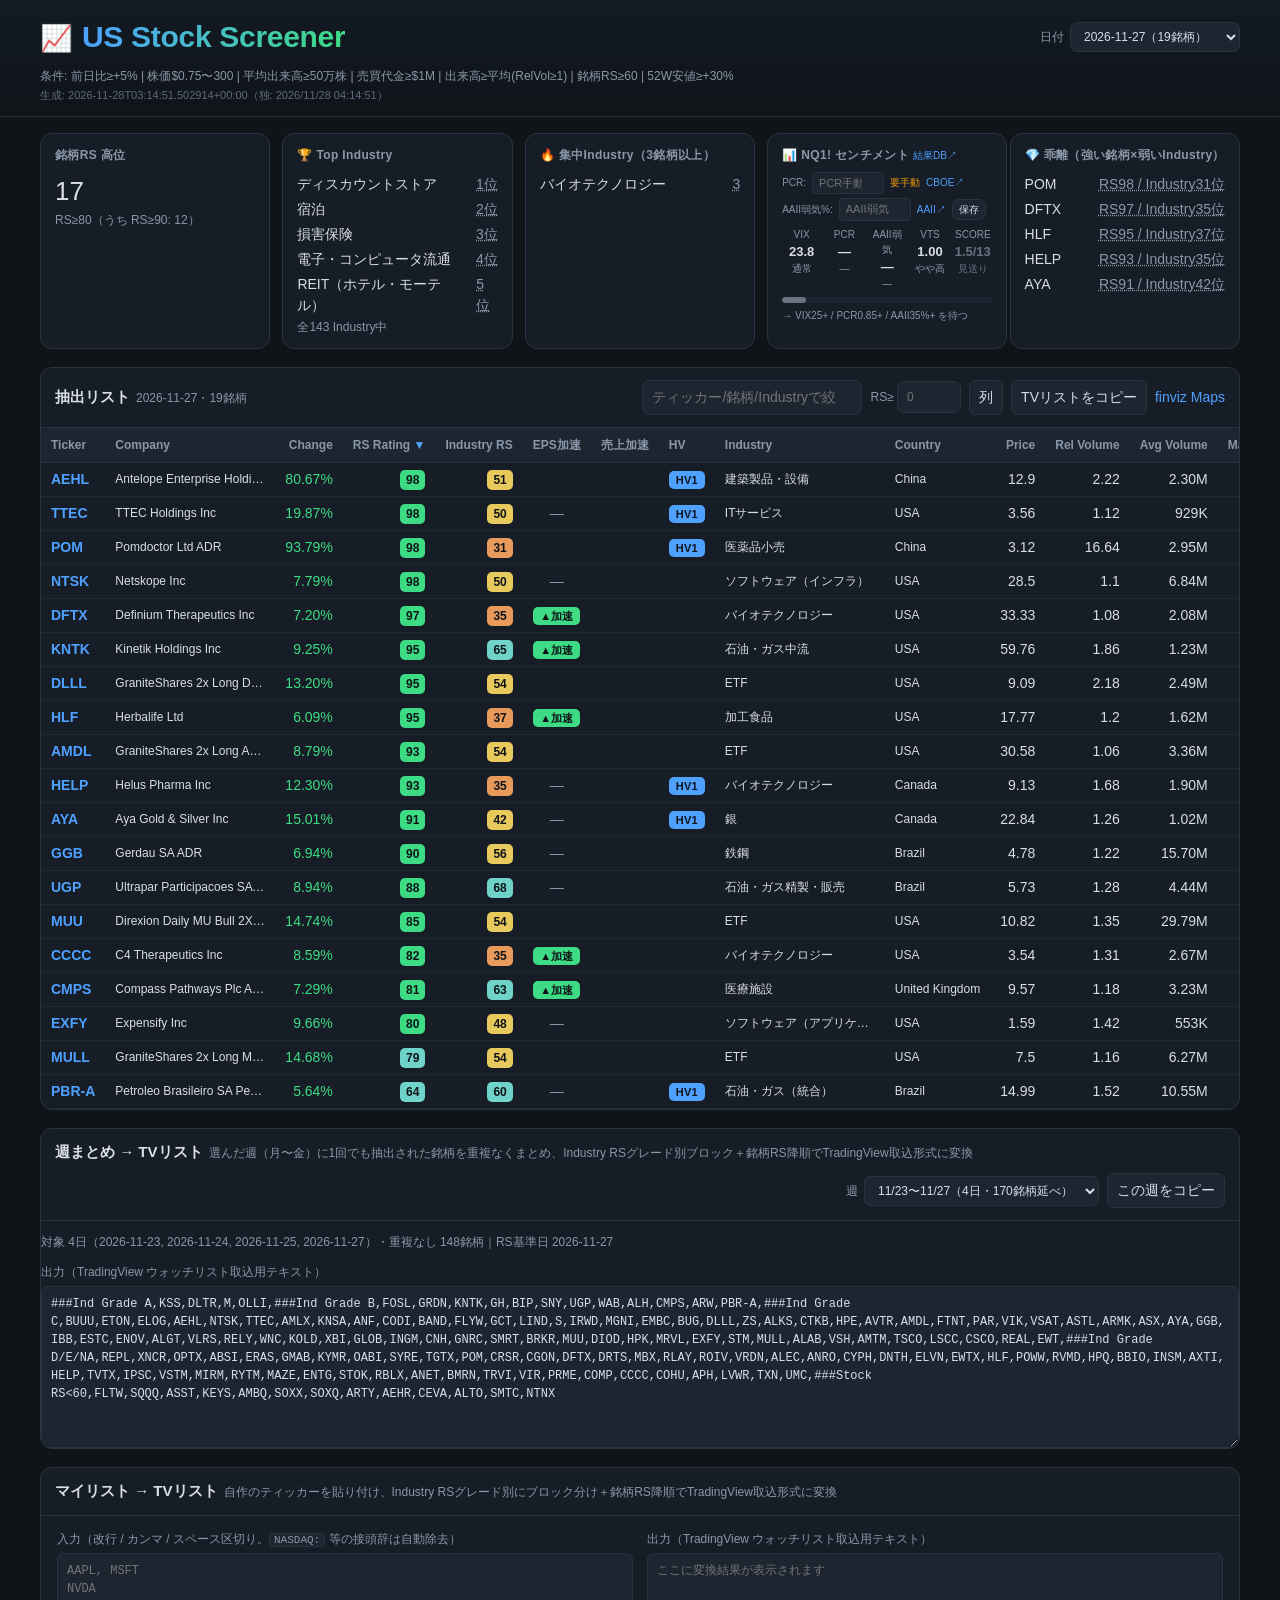
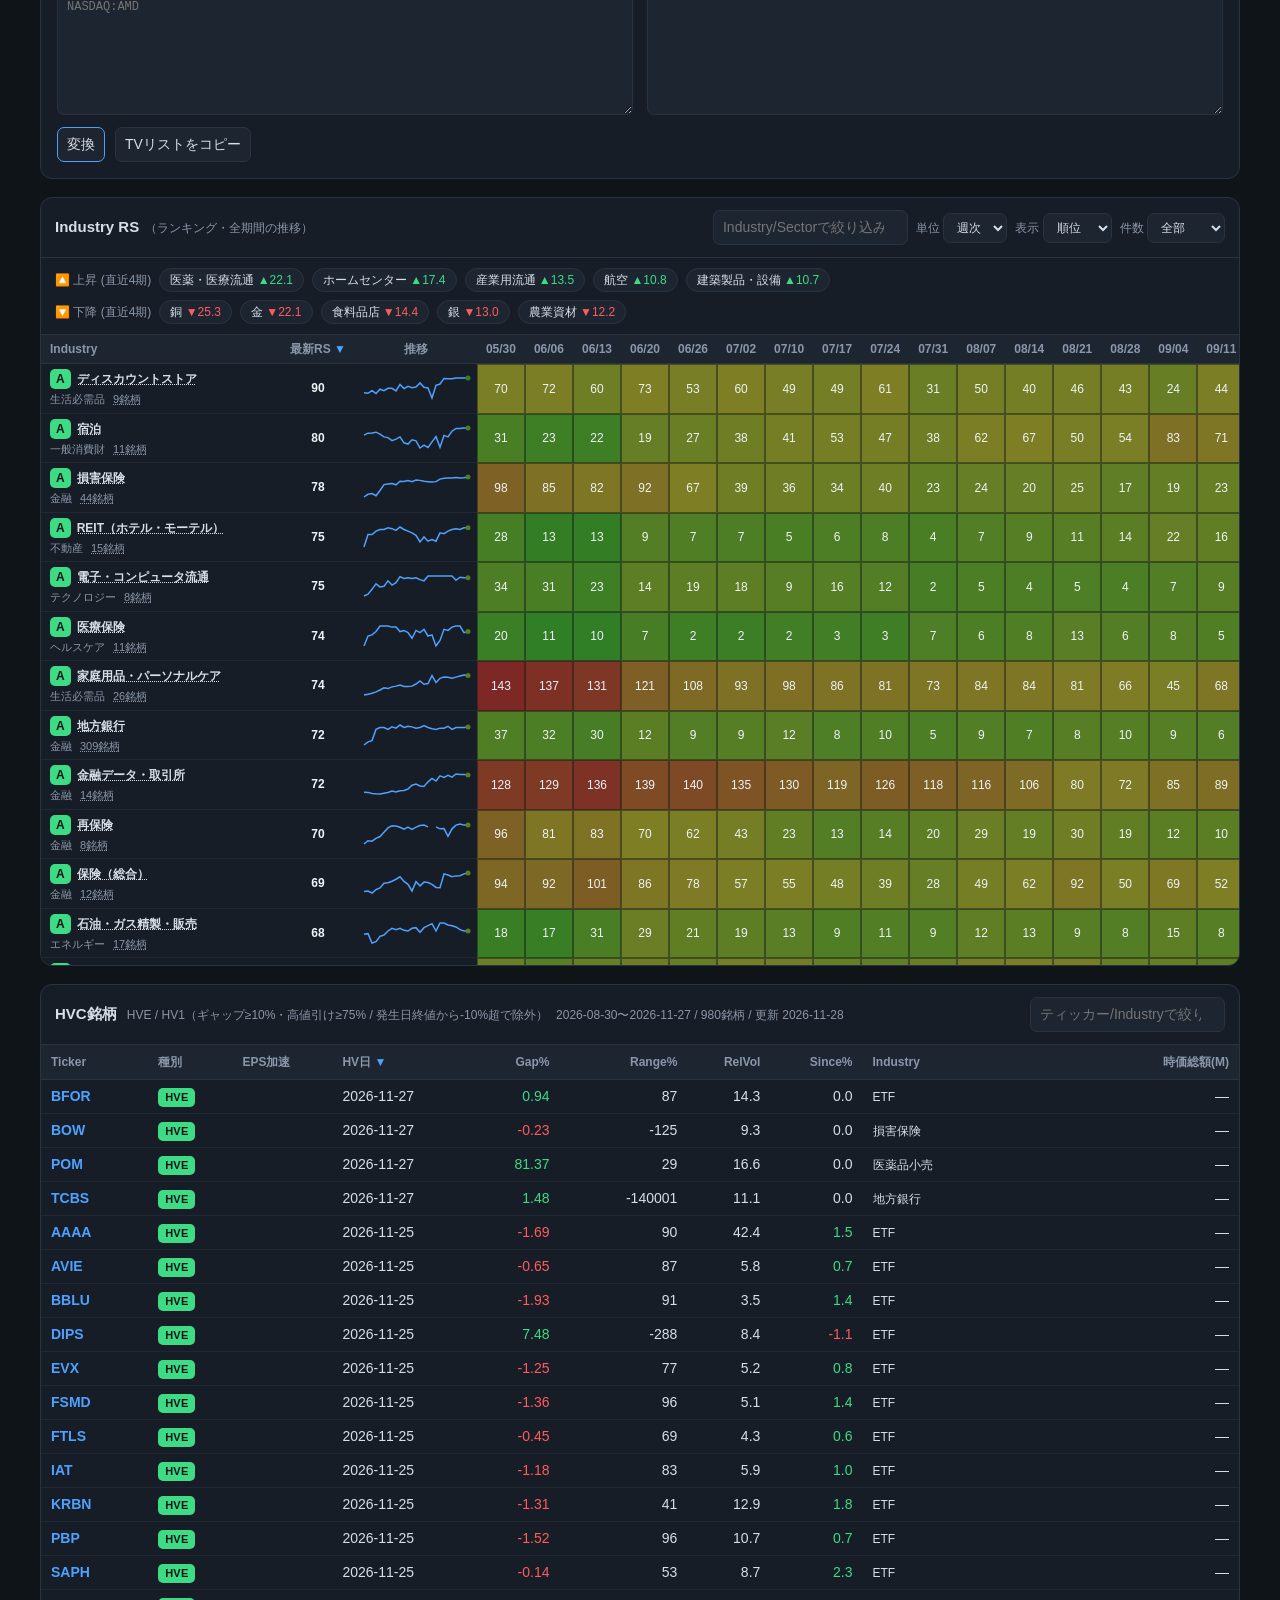
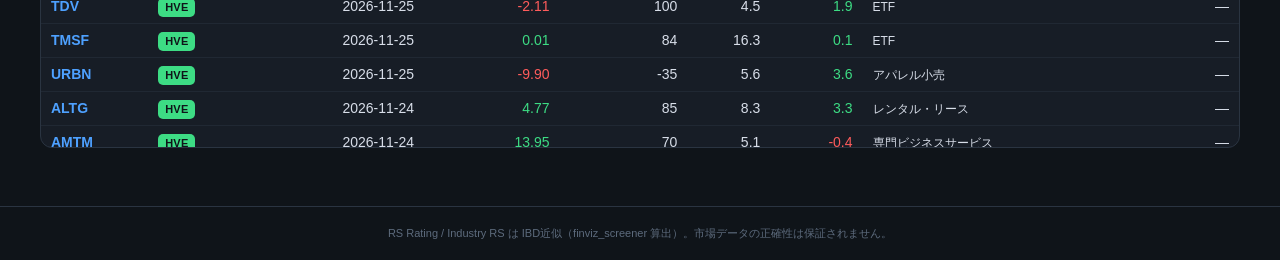
<file: stock-screener/docs/index.html>
<!DOCTYPE html>
<html lang="ja">
<head>
  <meta charset="utf-8">
  <meta name="viewport" content="width=device-width, initial-scale=1">
  <meta name="color-scheme" content="dark light">
  <title>US Stock Screener</title>
  <link rel="stylesheet" href="style.css">
</head>
<body>
  <header class="topbar">
    <div class="topbar-main">
      <h1 class="site-title">
        <span class="title-emoji">📈</span>
        <span class="title-main">US Stock Screener</span>
        
      </h1>
      <div class="meta">
        <label class="date-picker">
          日付
          <select id="day-select"></select>
        </label>
      </div>
    </div>
    <p id="screening-summary" class="summary"></p>
    <p id="generated-at" class="generated"></p>
  </header>

  <main>
    <section id="insights" class="cards" aria-label="示唆"></section>

    <section class="panel">
      <div class="panel-head">
        <h2>抽出リスト<span class="head-note" id="screen-meta"></span></h2>
        <div class="controls">
          <input id="filter" type="search" placeholder="ティッカー/銘柄/Industryで絞り込み" autocomplete="off">
          <label class="rs-min">RS≥ <input id="rs-min" type="number" min="0" max="99" step="1" placeholder="0"></label>
          <details class="col-menu">
            <summary>列</summary>
            <div id="col-checkboxes" class="col-checkboxes"></div>
          </details>
          <button id="copy-tv" type="button" title="TradingViewウォッチリスト取込用テキストをコピー">TVリストをコピー</button>
          <a id="finviz-maps" class="btn-link" href="#" target="_blank" rel="noopener">finviz Maps</a>
        </div>
      </div>
      <div class="table-wrap">
        <table id="screen-table">
          <thead><tr id="screen-head"></tr></thead>
          <tbody id="screen-body"></tbody>
        </table>
      </div>
      <p id="table-empty" class="empty" hidden>該当なし</p>
    </section>

    <section class="panel" id="weekly-panel">
      <div class="panel-head">
        <h2>週まとめ → TVリスト<span class="head-note">選んだ週（月〜金）に1回でも抽出された銘柄を重複なくまとめ、Industry RSグレード別ブロック＋銘柄RS降順でTradingView取込形式に変換</span></h2>
        <div class="controls">
          <label class="date-picker">
            週
            <select id="week-select"></select>
          </label>
          <button id="weekly-copy" type="button" disabled>この週をコピー</button>
        </div>
      </div>
      <p id="weekly-status" class="mylist-status"></p>
      <div class="mylist-io">
        <label class="mylist-field" style="grid-column: 1 / -1;">
          <span class="mylist-label">出力（TradingView ウォッチリスト取込用テキスト）</span>
          <textarea id="weekly-output" rows="8" readonly placeholder="週を選択すると変換結果が表示されます" spellcheck="false"></textarea>
        </label>
      </div>
    </section>

    <section class="panel" id="mylist-panel">
      <div class="panel-head">
        <h2>マイリスト → TVリスト<span class="head-note">自作のティッカーを貼り付け、Industry RSグレード別にブロック分け＋銘柄RS降順でTradingView取込形式に変換</span></h2>
      </div>
      <div class="mylist-body">
        <div class="mylist-io">
          <label class="mylist-field">
            <span class="mylist-label">入力（改行 / カンマ / スペース区切り。<code>NASDAQ:</code> 等の接頭辞は自動除去）</span>
            <textarea id="mylist-input" rows="8" placeholder="AAPL, MSFT&#10;NVDA&#10;NASDAQ:AMD" autocomplete="off" spellcheck="false"></textarea>
          </label>
          <label class="mylist-field">
            <span class="mylist-label">出力（TradingView ウォッチリスト取込用テキスト）</span>
            <textarea id="mylist-output" rows="8" readonly placeholder="ここに変換結果が表示されます" spellcheck="false"></textarea>
          </label>
        </div>
        <div class="mylist-controls">
          <button id="mylist-run" type="button">変換</button>
          <button id="mylist-copy" type="button" disabled>TVリストをコピー</button>
          <span id="mylist-status" class="mylist-status"></span>
        </div>
        <p id="mylist-unmatched" class="mylist-unmatched" hidden></p>
      </div>
    </section>

    <section class="panel" id="trend-panel">
      <div class="panel-head">
        <h2>Industry RS<span class="head-note">（ランキング・全期間の推移）</span></h2>
        <div class="controls">
          <input id="trend-filter" type="search" placeholder="Industry/Sectorで絞り込み" autocomplete="off">
          <label class="rs-min">単位 <select id="trend-gran">
            <option value="day">日次</option>
            <option value="week" selected>週次</option>
          </select></label>
          <label class="rs-min">表示 <select id="trend-mode">
            <option value="rs">RS値</option>
            <option value="rank" selected>順位</option>
          </select></label>
          <label class="rs-min">件数 <select id="trend-limit">
            <option value="30">上位30</option>
            <option value="50">上位50</option>
            <option value="0" selected>全部</option>
          </select></label>
        </div>
      </div>
      <div id="trend-movers" class="movers"></div>
      <div class="table-wrap heatmap-wrap">
        <table id="heatmap" class="heatmap">
          <thead id="heatmap-head"></thead>
          <tbody id="heatmap-body"></tbody>
        </table>
      </div>
      <p id="trend-empty" class="empty" hidden>Industry RSの時系列データが足りません（2日以上必要）。</p>
    </section>

    <section class="panel" id="hv-panel" hidden>
      <div class="panel-head">
        <h2>HVC銘柄 <span class="head-note">HVE / HV1（ギャップ≥10%・高値引け≥75% / 発生日終値から-10%超で除外）<span id="hv-meta"></span></span></h2>
        <div class="controls">
          <input id="hv-filter" type="search" placeholder="ティッカー/Industryで絞り込み" autocomplete="off">
        </div>
      </div>
      <div class="table-wrap">
        <table id="hv-table">
          <thead id="hv-head"></thead>
          <tbody id="hv-body"></tbody>
        </table>
      </div>
      <p id="hv-empty" class="empty" hidden>該当なし</p>
    </section>
  </main>

  <footer class="footer">
    <span>RS Rating / Industry RS は IBD近似（finviz_screener 算出）。市場データの正確性は保証されません。</span>
  </footer>

  <script src="app.js"></script>
  <script>
  // ━━━━━━━━━━━━━━━━━━━━━━━━━━━━━━━━━━━━━
  // 業種名クリックでティッカー一覧を展開 + コピー機能
  // 対象：① 集中Industry ② Top Industry ③ ヒートマップ業種行
  // ━━━━━━━━━━━━━━━━━━━━━━━━━━━━━━━━━━━━━
  (function() {

    // 英語↔日本語変換
    function getAltNames(industryName) {
      const jaToEn = {};
      if (typeof INDUSTRY_JA !== 'undefined') {
        Object.entries(INDUSTRY_JA).forEach(([en, ja]) => { jaToEn[ja] = en; });
      }
      const names = new Set([industryName.toLowerCase().trim()]);
      if (typeof INDUSTRY_JA !== 'undefined' && INDUSTRY_JA[industryName])
        names.add(INDUSTRY_JA[industryName].toLowerCase().trim());
      if (jaToEn[industryName])
        names.add(jaToEn[industryName].toLowerCase().trim());
      return names;
    }

    // 抽出リストから指定業種のティッカーを取得（スクリーニング通過銘柄）
    function getTickersByIndustry(industryName) {
      const headCells = document.querySelectorAll('#screen-head th');
      let tickerIdx = -1, industryIdx = -1;
      headCells.forEach((th, i) => {
        const t = th.textContent.trim();
        if (t === 'Ticker') tickerIdx = i;
        if (t === 'Industry') industryIdx = i;
      });
      if (tickerIdx === -1 || industryIdx === -1) return [];

      const searchNames = getAltNames(industryName);
      const tickers = [];
      document.querySelectorAll('#screen-body tr').forEach(row => {
        const cells = row.querySelectorAll('td');
        if (!cells[tickerIdx] || !cells[industryIdx]) return;
        const ticker = cells[tickerIdx].textContent.trim();
        const industry = cells[industryIdx].textContent.trim();
        const jaToEn = {};
        if (typeof INDUSTRY_JA !== 'undefined')
          Object.entries(INDUSTRY_JA).forEach(([en, ja]) => { jaToEn[ja] = en; });
        const indEn = jaToEn[industry] || industry;
        const indJa2 = (typeof INDUSTRY_JA !== 'undefined' && INDUSTRY_JA[industry]) || industry;
        if (searchNames.has(industry.toLowerCase().trim()) ||
            searchNames.has(indEn.toLowerCase().trim()) ||
            searchNames.has(indJa2.toLowerCase().trim())) {
          tickers.push(ticker);
        }
      });
      return tickers;
    }

    // universe.jsonから指定業種の全銘柄を取得
    function getTickersByIndustryFromUniverse(industryName) {
      if (!window._universeData) return null; // データ未ロード
      const searchNames = getAltNames(industryName);
      const jaToEn = {};
      if (typeof INDUSTRY_JA !== 'undefined')
        Object.entries(INDUSTRY_JA).forEach(([en, ja]) => { jaToEn[ja] = en; });

      const tickers = [];
      Object.entries(window._universeData).forEach(([ticker, val]) => {
        if (!val || !val[2]) return;
        const ind = val[2];
        const indEn = jaToEn[ind] || ind;
        const indJa2 = (typeof INDUSTRY_JA !== 'undefined' && INDUSTRY_JA[ind]) || ind;
        if (searchNames.has(ind.toLowerCase().trim()) ||
            searchNames.has(indEn.toLowerCase().trim()) ||
            searchNames.has(indJa2.toLowerCase().trim())) {
          tickers.push(ticker);
        }
      });
      // RS順にソート
      tickers.sort((a, b) => {
        const rsA = window._universeData[a]?.[0] || 0;
        const rsB = window._universeData[b]?.[0] || 0;
        return rsB - rsA;
      });
      return tickers;
    }

    // universe.jsonを非同期ロード
    fetch('universe.json').then(r => r.json()).then(data => {
      window._universeData = data.tickers || {};
    }).catch(() => {});

    // ヒートマップ用：universe全体から取得、なければ抽出リストから
    function getTickersForHeatmap(industryName) {
      const fromUniverse = getTickersByIndustryFromUniverse(industryName);
      if (fromUniverse !== null && fromUniverse.length > 0) return { tickers: fromUniverse, fromUniverse: true };
      return { tickers: getTickersByIndustry(industryName), fromUniverse: false };
    }

    // ティッカーポップアップを表示
    let currentPopup = null;

    function showTickerPopup(tickers, anchorEl, industryName) {
      // 既存のポップアップを閉じる
      if (currentPopup) { currentPopup.remove(); currentPopup = null; }

      const popup = document.createElement('div');
      popup.style.cssText = `
        position: absolute;
        background: #1a1a2e;
        border: 1px solid #444;
        border-radius: 8px;
        padding: 10px 12px;
        z-index: 9999;
        min-width: 200px;
        max-width: 320px;
        box-shadow: 0 4px 16px rgba(0,0,0,0.5);
        font-size: 13px;
      `;

      if (!tickers.length) {
        popup.innerHTML = `<div style="color:#888">抽出リストに該当銘柄なし</div>`;
      } else {
        const tickerText = tickers.join(', ');
        popup.innerHTML = `
          <div style="color:#aaa;font-size:11px;margin-bottom:6px">${industryName}（${tickers.length}銘柄）</div>
          <div style="color:#7eb8f7;letter-spacing:0.5px;line-height:1.8;word-break:break-all">${tickerText}</div>
          <button id="popup-copy-btn" style="
            margin-top:8px;
            background:#2a5298;
            color:#fff;
            border:none;
            border-radius:4px;
            padding:4px 12px;
            cursor:pointer;
            font-size:12px;
            width:100%;
          ">コピー</button>
        `;
      }

      // アンカーの位置にポップアップを配置
      const rect = anchorEl.getBoundingClientRect();
      const scrollY = window.scrollY || window.pageYOffset;
      const scrollX = window.scrollX || window.pageXOffset;

      popup.style.top = (rect.bottom + scrollY + 4) + 'px';
      popup.style.left = Math.max(8, rect.left + scrollX) + 'px';

      document.body.appendChild(popup);
      currentPopup = popup;

      // コピーボタン
      const copyBtn = popup.querySelector('#popup-copy-btn');
      if (copyBtn) {
        copyBtn.addEventListener('click', function(e) {
          e.stopPropagation();
          navigator.clipboard.writeText(tickers.join(',')).then(() => {
            copyBtn.textContent = '✅ コピー済';
            copyBtn.style.background = '#1a6e3c';
            setTimeout(() => {
              copyBtn.textContent = 'コピー';
              copyBtn.style.background = '#2a5298';
            }, 2000);
          }).catch(() => {
            prompt('ティッカーをコピー:', tickers.join(','));
          });
        });
      }

      // 外側クリックで閉じる
      setTimeout(() => {
        document.addEventListener('click', function closePopup(e) {
          if (!popup.contains(e.target)) {
            popup.remove();
            currentPopup = null;
            document.removeEventListener('click', closePopup);
          }
        });
      }, 100);
    }

    function makeClickable(el) {
      el.style.cursor = 'pointer';
      el.style.textDecoration = 'underline dotted';
      el.title = 'タップでティッカー一覧を表示';
    }

    function addCopyHandlers() {
      // ① 集中Industry（🔥）の銘柄数
      document.querySelectorAll('#insights li').forEach(li => {
        const vEl = li.querySelector('.v');
        if (!vEl || vEl.dataset.copyHandled) return;
        if (!/^\d+$/.test(vEl.textContent.trim())) return;
        vEl.dataset.copyHandled = '1';
        makeClickable(vEl);
        vEl.addEventListener('click', function(e) {
          e.stopPropagation();
          const indEl = li.querySelector('span:not(.v)');
          if (!indEl) return;
          const name = indEl.textContent.trim();
          showTickerPopup(getTickersByIndustry(name), vEl, name);
        });
      });

      // ② Top Industry（🏆）の順位をクリック
      document.querySelectorAll('#insights li').forEach(li => {
        if (li.dataset.topCopyHandled) return;
        const vEl = li.querySelector('.v');
        if (!vEl || !vEl.textContent.includes('位')) return;
        li.dataset.topCopyHandled = '1';
        makeClickable(vEl);
        vEl.addEventListener('click', function(e) {
          e.stopPropagation();
          const indEl = li.querySelector('span:not(.v)');
          if (!indEl) return;
          const name = indEl.textContent.trim();
          showTickerPopup(getTickersByIndustry(name), vEl, name);
        });
      });

      // ③ ヒートマップの業種名・銘柄数
      document.querySelectorAll('#heatmap-body tr').forEach(tr => {
        if (tr.dataset.heatCopyHandled) return;
        const nameEl = tr.querySelector('.ind-name');
        const countEl = tr.querySelector('.ind-count');
        const thEl = tr.querySelector('th.ind');
        if (!nameEl) return;
        tr.dataset.heatCopyHandled = '1';

        const industryEnName = thEl ? thEl.getAttribute('title') : nameEl.textContent.trim();

        [nameEl, countEl].filter(Boolean).forEach(el => {
          makeClickable(el);
          el.addEventListener('click', function(e) {
            e.stopPropagation();
            const name = industryEnName || nameEl.textContent.trim();
            const dispName = nameEl.textContent.trim();
            const { tickers, fromUniverse } = getTickersForHeatmap(name);
            const label = fromUniverse
              ? `${dispName}（全${tickers.length}銘柄・RS順）`
              : `${dispName}（${tickers.length}銘柄）`;
            showTickerPopup(tickers, el, label);
          });
        });
      });
    }

    const insightsEl = document.getElementById('insights');
    const heatmapEl = document.getElementById('heatmap-body');
    if (insightsEl) new MutationObserver(addCopyHandlers).observe(insightsEl, { childList: true, subtree: true });
    if (heatmapEl)  new MutationObserver(addCopyHandlers).observe(heatmapEl,  { childList: true, subtree: true });

    // ━━━━━━━━━━━━━━━━━━━━━━━━━━━━━━━━━━━━━
    // 「生成:」表示にドイツ時間を追加併記
    // ━━━━━━━━━━━━━━━━━━━━━━━━━━━━━━━━━━━━━
    function addGermanTime() {
      const el = document.getElementById('generated-at');
      if (!el || el.dataset.deTimeAdded) return;
      const text = el.textContent || '';
      const m = text.match(/生成:\s*([\d\-T:.+Z]+)/);
      if (!m) return;
      const dt = new Date(m[1]);
      if (isNaN(dt.getTime())) return;

      const deStr = dt.toLocaleString('ja-JP', {
        timeZone: 'Europe/Berlin',
        year: 'numeric', month: '2-digit', day: '2-digit',
        hour: '2-digit', minute: '2-digit', second: '2-digit',
        hour12: false,
      });

      el.textContent = text + `（独: ${deStr}）`;
      el.dataset.deTimeAdded = '1';
    }

    new MutationObserver(addGermanTime).observe(
      document.getElementById('generated-at'),
      { childList: true, subtree: true, characterData: true }
    );
    addGermanTime();

  })();
  </script>
</body>
</html>
</file>
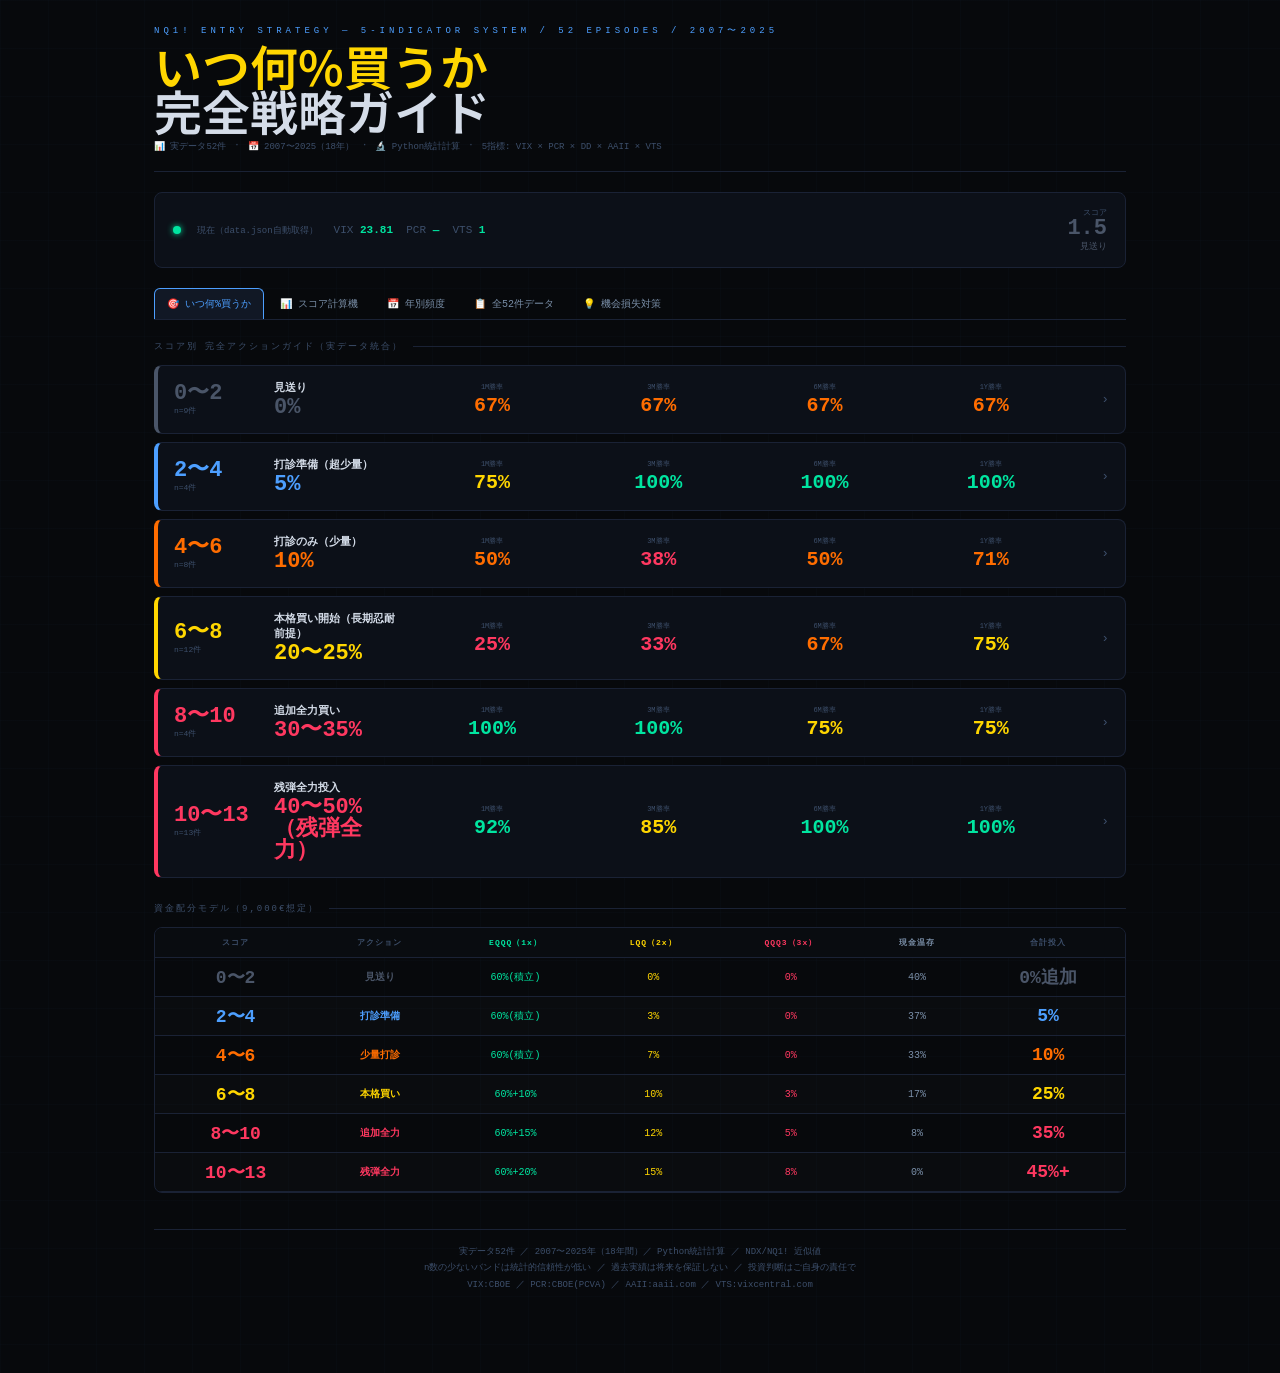
<file: stock-screener/docs/sentiment-db.html>
<!DOCTYPE html>
<html lang="ja">
<head>
<meta charset="UTF-8">
<meta name="viewport" content="width=device-width,initial-scale=1">
<title>いつ何%買うか — 完全戦略ガイド</title>
<style>
@import url('https://fonts.googleapis.com/css2?family=Noto+Sans+JP:wght@400;600&display=swap');
:root{
  --bg:#07090c;--s1:#0c1018;--s2:#111825;--bor:#1a2235;
  --g:#00e5a0;--r:#ff3860;--y:#ffd600;--b:#4d9fff;--o:#ff6d00;
  --w:#d4dce8;--dim:#3d4f6b;--mid:#7a8fa8;
}
*{box-sizing:border-box;margin:0;padding:0}
body{background:var(--bg);color:var(--w);font-family:'Noto Sans JP',sans-serif;font-size:13px;
  background-image:linear-gradient(rgba(77,159,255,.015) 1px,transparent 1px),linear-gradient(90deg,rgba(77,159,255,.015) 1px,transparent 1px);
  background-size:48px 48px}
.wrap{max-width:1000px;margin:0 auto;padding:24px 14px 80px}
.header{border-bottom:1px solid var(--bor);padding-bottom:18px;margin-bottom:20px}
.eyebrow{font-family:monospace;font-size:9px;letter-spacing:4px;color:var(--b);text-transform:uppercase;margin-bottom:6px}
.title{font-size:clamp(24px,5vw,48px);font-weight:600;line-height:.93;margin-bottom:8px}
.tabs{display:flex;gap:3px;border-bottom:1px solid var(--bor);margin-bottom:20px;overflow-x:auto}
.tab{background:transparent;border:1px solid transparent;border-bottom:1px solid var(--bor);
  color:var(--mid);border-radius:6px 6px 0 0;padding:8px 12px;
  font-family:monospace;font-size:10px;cursor:pointer;margin-bottom:-1px;white-space:nowrap}
.tab.active{background:var(--s2);border-color:var(--b);border-bottom-color:var(--s2);color:var(--b)}
.panel{display:none}.panel.active{display:block}
.card{background:var(--s1);border:1px solid var(--bor);border-radius:8px;padding:14px 16px;margin-bottom:10px}
.sh{font-family:monospace;font-size:9px;color:var(--dim);letter-spacing:2px;text-transform:uppercase;
  margin-bottom:12px;display:flex;align-items:center;gap:10px}
.sh-line{flex:1;height:1px;background:var(--bor)}
.band-row{background:var(--s1);border:1px solid var(--bor);border-left:4px solid;border-radius:8px;
  padding:14px 16px;cursor:pointer;margin-bottom:8px;transition:background .15s}
.band-row:hover{background:var(--s2)}
.detail{display:none;border-top:1px solid var(--bor);padding-top:12px;margin-top:12px}
.detail.open{display:block}
.ret-grid{display:grid;grid-template-columns:50px repeat(4,1fr);gap:4px;font-family:monospace;font-size:10px}
.ret-cell{text-align:center;border-radius:4px;padding:3px 2px}
.tbl-wrap{overflow:auto;border:1px solid var(--bor);border-radius:8px;margin-bottom:16px}
table{width:100%;border-collapse:collapse;font-family:monospace;font-size:11px}
th{padding:9px 8px;text-align:center;font-size:8px;letter-spacing:1px;color:var(--dim);
  border-bottom:1px solid var(--bor);white-space:nowrap;background:#090c10;cursor:pointer;user-select:none}
td{padding:7px 8px;border-bottom:1px solid var(--bor);text-align:center}
tr:nth-child(even){background:rgba(255,255,255,.01)}
input[type=range]{width:100%;cursor:pointer;margin-bottom:3px}
.insight{background:var(--s1);border:1px solid var(--bor);border-left:3px solid;border-radius:8px;padding:14px 16px;margin-bottom:10px}
.alloc-card{background:var(--s1);border:1px solid var(--bor);border-left:4px solid;border-radius:8px;padding:14px 16px;margin-bottom:8px}
.alloc-chip{background:var(--s2);border:1px solid var(--bor);border-radius:4px;padding:6px 10px;text-align:center;min-width:90px}
@media(max-width:640px){
  .band-grid{grid-template-columns:80px 120px 1fr 30px!important}
  .wr-cols{display:none}
  .calc-grid{grid-template-columns:1fr!important}
}
</style>
</head>
<body>
<div class="wrap">

<div class="header">
  <div class="eyebrow">NQ1! Entry Strategy — 5-Indicator System / 52 Episodes / 2007〜2025</div>
  <div class="title"><span style="color:var(--y)">いつ何%買うか</span><br><span style="color:var(--w)">完全戦略ガイド</span></div>
  <div style="font-family:monospace;font-size:9px;color:var(--dim);display:flex;gap:8px;flex-wrap:wrap">
    <span>📊 実データ52件</span><span>·</span><span>📅 2007〜2025（18年）</span><span>·</span>
    <span>🔬 Python統計計算</span><span>·</span><span>5指標: VIX × PCR × DD × AAII × VTS</span>
  </div>
</div>

<div id="cur-bar" style="background:var(--s1);border:1px solid var(--bor);border-radius:8px;padding:14px 18px;margin-bottom:20px;display:flex;gap:16px;align-items:center;flex-wrap:wrap">
  <div style="width:8px;height:8px;border-radius:50%;background:var(--g);box-shadow:0 0 6px var(--g)"></div>
  <span style="font-family:monospace;font-size:9px;color:var(--dim)">現在（data.json自動取得）</span>
  <span id="cur-metrics" style="font-family:monospace;font-size:11px;color:var(--dim)">読み込み中...</span>
  <div style="margin-left:auto;text-align:right">
    <div style="font-family:monospace;font-size:8px;color:var(--dim)">スコア</div>
    <div id="cur-score-num" style="font-size:22px;font-weight:700;font-family:monospace;color:var(--g);line-height:1">—</div>
    <div id="cur-action" style="font-family:monospace;font-size:9px;color:var(--g)"></div>
  </div>
</div>

<div class="tabs">
  <button class="tab active" onclick="showTab('action')">🎯 いつ何%買うか</button>
  <button class="tab" onclick="showTab('calc')">📊 スコア計算機</button>
  <button class="tab" onclick="showTab('freq')">📅 年別頻度</button>
  <button class="tab" onclick="showTab('data')">📋 全52件データ</button>
  <button class="tab" onclick="showTab('oppo')">💡 機会損失対策</button>
</div>

<div id="tab-action" class="panel active">
  <div class="sh">スコア別 完全アクションガイド（実データ統合）<div class="sh-line"></div></div>
  <div id="bands-list"></div>
  <div class="sh" style="margin-top:24px">資金配分モデル（9,000€想定）<div class="sh-line"></div></div>
  <div class="tbl-wrap">
    <table>
      <thead><tr>
        <th>スコア</th><th>アクション</th>
        <th style="color:var(--g)">EQQQ（1x）</th>
        <th style="color:var(--y)">LQQ（2x）</th>
        <th style="color:var(--r)">QQQ3（3x）</th>
        <th style="color:var(--mid)">現金温存</th>
        <th>合計投入</th>
      </tr></thead>
      <tbody id="alloc-tbody"></tbody>
    </table>
  </div>
</div>

<div id="tab-calc" class="panel">
  <div class="calc-grid" style="display:grid;grid-template-columns:1fr 1fr;gap:14px">
    <div class="card">
      <div class="sh">リアルタイム スコア計算<div class="sh-line"></div></div>
      <div id="sliders"></div>
    </div>
    <div>
      <div id="calc-result" style="border-radius:8px;padding:20px;margin-bottom:10px;border:1px solid var(--bor)"></div>
      <div class="card">
        <div class="sh">指標別スコア内訳<div class="sh-line"></div></div>
        <div id="score-bars"></div>
      </div>
      <div class="card" style="margin-top:10px">
        <div style="font-family:monospace;font-size:8px;color:var(--dim);margin-bottom:8px;letter-spacing:2px;text-transform:uppercase">NQ現値29,775 基準 下落水準</div>
        <div id="nq-grid" style="display:grid;grid-template-columns:repeat(4,1fr);gap:5px"></div>
      </div>
    </div>
  </div>
</div>

<div id="tab-freq" class="panel">
  <div class="sh">年別 スコア帯 発生回数ヒートマップ（2007〜2025）<div class="sh-line"></div></div>
  <div class="card" style="overflow-x:auto" id="freq-table"></div>
  <div style="display:grid;grid-template-columns:1fr 1fr;gap:10px;margin-top:14px" id="freq-insights"></div>
</div>

<div id="tab-data" class="panel">
  <div class="sh">全52件（ヘッダークリックでソート）<div class="sh-line"></div></div>
  <div class="tbl-wrap"><table><thead><tr id="data-head"></tr></thead><tbody id="data-body"></tbody></table></div>
</div>

<div id="tab-oppo" class="panel">
  <div style="background:rgba(255,214,0,.07);border:1px solid rgba(255,214,0,.3);border-radius:8px;padding:16px 18px;margin-bottom:20px">
    <div style="font-family:monospace;font-size:9px;color:var(--y);letter-spacing:2px;text-transform:uppercase;margin-bottom:10px">💡 機会損失の現実</div>
    <div style="font-family:monospace;font-size:11px;color:var(--mid);line-height:1.9">
      スコア10+を待つと<span style="color:var(--r)">2.3年間何もしない</span>期間が続く可能性がある。<br>
      その間NQ1!が+50〜100%上昇していれば、待機コストは甚大。<br>
      <span style="color:var(--g)">解決策：「コアポジション常時保有」＋「弾薬待機」のハイブリッド</span>
    </div>
  </div>
  <div class="sh">ハイブリッド戦略（推奨）<div class="sh-line"></div></div>
  <div style="display:grid;grid-template-columns:1fr 1fr;gap:12px;margin-bottom:24px" id="hybrid-grid"></div>
  <div class="sh">スコア別 具体的な9,000€配分例<div class="sh-line"></div></div>
  <div id="oppo-alloc" style="margin-bottom:24px"></div>
  <div style="background:var(--s1);border:1px solid rgba(0,229,160,.25);border-radius:8px;padding:16px 18px">
    <div style="font-family:monospace;font-size:9px;color:var(--g);letter-spacing:2px;text-transform:uppercase;margin-bottom:12px">✅ 機会損失を最小化する追加ルール</div>
    <div id="oppo-rules"></div>
  </div>
</div>

<div style="margin-top:36px;font-family:monospace;font-size:9px;color:var(--dim);text-align:center;border-top:1px solid var(--bor);padding-top:14px;line-height:1.8">
  実データ52件 ／ 2007〜2025年（18年間）／ Python統計計算 ／ NDX/NQ1! 近似値<br>
  n数の少ないバンドは統計的信頼性が低い ／ 過去実績は将来を保証しない ／ 投資判断はご自身の責任で<br>
  VIX:CBOE ／ PCR:CBOE(PCVA) ／ AAII:aaii.com ／ VTS:vixcentral.com
</div>
</div>

<script>
// ── DATA ──────────────────────────────────────────────────────────
var BANDS = [
  {range:"0〜2",name:"シグナルなし",color:"#4a5568",n:9,
   wr:{m1:67,m3:67,m6:67,m12:67},ret:{m1:0.8,m3:2.6,m6:4.4,m12:6.1},med:{m1:3,m3:8,m6:15,m12:25},
   avgDD:-19,worstDD:-55,freq:"約2年に1回",invest:0,investLabel:"0%",action:"見送り",
   opportunity:"コアポジション（EQQQ）の積立継続",
   note:"天井圏エントリーリスク大。最悪DD-55%（リーマン前夜）。短期平均リターンが低い（平均vs中央値の乖離=天井買いが混在）。"},
  {range:"2〜4",name:"弱シグナル",color:"#4d9fff",n:4,
   wr:{m1:75,m3:100,m6:100,m12:100},ret:{m1:3.8,m3:15.5,m6:25.8,m12:45.8},med:{m1:6.5,m3:15,m6:25,m12:46.5},
   avgDD:-6.8,worstDD:-12,freq:"約4年に1回",invest:5,investLabel:"5%",action:"打診準備（超少量）",
   opportunity:"コア積立 + 5%のみ追加",
   note:"n=4件でサンプル少。全て「底値後の回復局面」が混在。ベアマーケット途中の2〜4は含まれず。過信禁物。"},
  {range:"4〜6",name:"中程度・最危険",color:"#ff6d00",n:8,
   wr:{m1:50,m3:38,m6:50,m12:71},ret:{m1:-2.1,m3:-6.2,m6:-0.9,m12:13.6},med:{m1:-1.5,m3:-10.5,m6:2.5,m12:22},
   avgDD:-23.9,worstDD:-40,freq:"約2年に1回（最頻出）",invest:10,investLabel:"10%",action:"打診のみ（少量）",
   opportunity:"コア積立 + 10%追加。弾薬を残す",
   note:"★最重要。3ヶ月勝率38%が最低。2022年前半・2008年前半・2025年2月の罠がここに集中。最頻出なのに最危険。ここで大きく張ると本当の底値で弾切れになる。"},
  {range:"6〜8",name:"強いシグナル",color:"#ffd600",n:12,
   wr:{m1:25,m3:33,m6:67,m12:75},ret:{m1:-4.2,m3:-5.5,m6:-0.4,m12:16.8},med:{m1:-5,m3:-9,m6:7.5,m12:23},
   avgDD:-21.8,worstDD:-50,freq:"約2年に1回",invest:25,investLabel:"20〜25%",action:"本格買い開始（長期忍耐前提）",
   opportunity:"コア積立 + 20〜25%追加。分割で買い増し",
   note:"1ヶ月後勝率25%（要注意）。しかし1年後75%。2016年二番底・2018年12月・2022年10月大底がここ。6ヶ月〜1年保有前提で買う水準。損切り-15%設定必須。"},
  {range:"8〜10",name:"強力シグナル",color:"#ff3860",n:4,
   wr:{m1:100,m3:100,m6:75,m12:75},ret:{m1:10.2,m3:12.5,m6:11.5,m12:9.5},med:{m1:9.5,m3:13,m6:16.5,m12:17.5},
   avgDD:-12,worstDD:-38,freq:"約4〜5年に1回",invest:35,investLabel:"30〜35%",action:"追加全力買い",
   opportunity:"EQQQ+LQQ積極投入。フラッシュ型に特に有効",
   note:"短期（1M）勝率100%が際立つ。フラッシュクラッシュ型（日銀・Volmageddon）がここ。ただしn=4件。最悪DD-38%は2008年3月（リーマン本番前）のケース。"},
  {range:"10〜13",name:"歴史的シグナル",color:"#ff3860",n:13,
   wr:{m1:92,m3:85,m6:100,m12:100},ret:{m1:11.9,m3:24.6,m6:35.5,m12:54.5},med:{m1:12,m3:22,m6:35,m12:60},
   avgDD:-8.4,worstDD:-35,freq:"独立イベント2.3年に1回",invest:45,investLabel:"40〜50%（残弾全力）",action:"残弾全力投入",
   opportunity:"EQQQ+LQQ+QQQ3 全力。複数日に分けて買い増し",
   note:"6ヶ月・1年後勝率100%（n=13件）。唯一統計的に信頼できる全力ゾーン。ただしクラスターで来るので1日で全弾使い切らず2〜3日に分けて投入が最適。"},
];

var BAND_COLORS = ["#4a5568","#4d9fff","#ff6d00","#ffd600","#ff3860","#ff3860"];

var EPS = [
  {date:"2007-07",ev:"天井前",v:24.2,p:1.05,d:0,a:32,r:0.93,r1m:-3,r3m:-5,r12m:-38,dd:-45,sc:3.0},
  {date:"2007-08",ev:"初期下落",v:30.8,p:1.18,d:-10,a:36,r:1.02,r1m:5,r3m:2,r12m:-35,dd:-40,sc:5.5},
  {date:"2007-10",ev:"NDX天井",v:16.1,p:0.75,d:0,a:28,r:0.82,r1m:-4,r3m:-8,r12m:-42,dd:-55,sc:0.0},
  {date:"2008-01",ev:"リーマン前",v:31.0,p:1.15,d:-18,a:38,r:1.05,r1m:-5,r3m:-15,r12m:-40,dd:-42,sc:6.5},
  {date:"2008-03",ev:"ベア中盤",v:32.2,p:1.22,d:-22,a:42,r:1.08,r1m:8,r3m:2,r12m:-35,dd:-38,sc:8.0},
  {date:"2008-07",ev:"崩壊前",v:26.5,p:1.10,d:-20,a:40,r:0.98,r1m:-5,r3m:-20,r12m:-48,dd:-50,sc:6.0},
  {date:"2008-09",ev:"リーマン破綻",v:31.7,p:1.18,d:-25,a:42,r:1.05,r1m:-20,r3m:-35,r12m:-15,dd:-50,sc:7.5},
  {date:"2008-10",ev:"パニック",v:64.1,p:1.42,d:-38,a:51,r:1.32,r1m:-10,r3m:-5,r12m:35,dd:-35,sc:11.0},
  {date:"2008-10",ev:"パニック底",v:80.1,p:1.52,d:-45,a:53,r:1.38,r1m:15,r3m:5,r12m:35,dd:-20,sc:12.0},
  {date:"2008-11",ev:"最深部",v:80.9,p:1.55,d:-50,a:55,r:1.41,r1m:8,r3m:10,r12m:50,dd:-15,sc:12.5},
  {date:"2009-03",ev:"リーマン大底",v:52.6,p:1.40,d:-55,a:58,r:1.32,r1m:20,r3m:35,r12m:75,dd:-8,sc:11.5},
  {date:"2010-05",ev:"フラッシュ",v:45.8,p:1.35,d:-15,a:42,r:1.18,r1m:12,r3m:18,r12m:25,dd:-2,sc:10.0},
  {date:"2011-08",ev:"格下げ",v:48.0,p:1.28,d:-18,a:42,r:1.15,r1m:8,r3m:15,r12m:20,dd:-8,sc:10.0},
  {date:"2011-08",ev:"格下げ後",v:43.1,p:1.25,d:-20,a:44,r:1.12,r1m:10,r3m:14,r12m:20,dd:-5,sc:10.0},
  {date:"2012-06",ev:"欧州危機",v:26.7,p:1.12,d:-12,a:40,r:0.98,r1m:5,r3m:12,r12m:22,dd:-8,sc:4.0},
  {date:"2013-06",ev:"通常相場",v:16.9,p:0.82,d:-5,a:28,r:0.85,r1m:4,r3m:8,r12m:30,dd:-5,sc:1.0},
  {date:"2014-10",ev:"調整",v:26.2,p:1.10,d:-8,a:35,r:0.96,r1m:8,r3m:15,r12m:25,dd:-5,sc:4.0},
  {date:"2015-08",ev:"チャイナ",v:53.3,p:1.22,d:-18,a:41,r:1.20,r1m:5,r3m:-8,r12m:22,dd:-15,sc:10.5},
  {date:"2015-09",ev:"チャイナ後",v:31.1,p:1.15,d:-16,a:40,r:1.02,r1m:-5,r3m:-10,r12m:18,dd:-15,sc:7.0},
  {date:"2016-02",ev:"二番底",v:28.1,p:1.18,d:-22,a:44,r:1.01,r1m:10,r3m:18,r12m:28,dd:-3,sc:6.5},
  {date:"2016-11",ev:"通常相場",v:22.5,p:1.05,d:-5,a:33,r:0.94,r1m:5,r3m:12,r12m:28,dd:-6,sc:1.5},
  {date:"2017-08",ev:"通常相場",v:16.0,p:0.80,d:-3,a:26,r:0.83,r1m:3,r3m:8,r12m:28,dd:-4,sc:0.0},
  {date:"2018-02",ev:"Volmageddon",v:50.3,p:1.42,d:-12,a:40,r:1.22,r1m:9,r3m:12,r12m:15,dd:-4,sc:9.5},
  {date:"2018-02",ev:"Volmageddon後",v:33.5,p:1.28,d:-10,a:38,r:1.10,r1m:8,r3m:12,r12m:15,dd:-3,sc:8.0},
  {date:"2018-10",ev:"利上げ前半",v:28.5,p:1.15,d:-10,a:38,r:0.98,r1m:-8,r3m:-16,r12m:12,dd:-24,sc:4.5},
  {date:"2018-12",ev:"利上げ中盤",v:25.6,p:1.18,d:-18,a:44,r:0.99,r1m:-8,r3m:15,r12m:38,dd:-10,sc:5.5},
  {date:"2018-12",ev:"クリスマス底",v:36.1,p:1.25,d:-24,a:48,r:1.08,r1m:14,r3m:22,r12m:38,dd:-1,sc:8.5},
  {date:"2019-06",ev:"通常相場",v:16.3,p:0.80,d:-5,a:25,r:0.85,r1m:5,r3m:10,r12m:35,dd:-5,sc:0.0},
  {date:"2019-08",ev:"調整",v:24.6,p:1.08,d:-7,a:32,r:0.95,r1m:5,r3m:10,r12m:32,dd:-6,sc:3.0},
  {date:"2020-02",ev:"COVID第1波",v:31.2,p:1.05,d:-12,a:35,r:0.92,r1m:-15,r3m:-20,r12m:55,dd:-28,sc:4.5},
  {date:"2020-02",ev:"COVID継続",v:40.1,p:1.08,d:-18,a:36,r:0.95,r1m:-18,r3m:-10,r12m:60,dd:-18,sc:5.5},
  {date:"2020-03",ev:"COVID中間",v:57.1,p:1.38,d:-25,a:44,r:1.28,r1m:15,r3m:35,r12m:80,dd:-10,sc:11.5},
  {date:"2020-03",ev:"COVID大底①",v:82.7,p:1.52,d:-30,a:50,r:1.42,r1m:20,r3m:40,r12m:90,dd:-5,sc:12.0},
  {date:"2020-03",ev:"COVID大底②",v:82.7,p:1.58,d:-32,a:52,r:1.45,r1m:25,r3m:45,r12m:95,dd:-3,sc:12.0},
  {date:"2020-09",ev:"COVID後",v:26.4,p:0.95,d:-10,a:30,r:0.92,r1m:-8,r3m:12,r12m:38,dd:-12,sc:2.0},
  {date:"2021-01",ev:"GameStop",v:37.2,p:1.20,d:-5,a:35,r:1.05,r1m:5,r3m:15,r12m:30,dd:-8,sc:7.0},
  {date:"2021-11",ev:"NDX天井",v:18.5,p:0.68,d:0,a:22,r:0.82,r1m:-8,r3m:-15,r12m:-33,dd:-38,sc:0.0},
  {date:"2022-01",ev:"利上げ罠①",v:31.0,p:1.08,d:-18,a:37,r:0.96,r1m:-8,r3m:-18,r12m:-12,dd:-38,sc:5.0},
  {date:"2022-02",ev:"ウクライナ",v:36.5,p:1.12,d:-20,a:39,r:0.98,r1m:-5,r3m:-20,r12m:15,dd:-30,sc:6.0},
  {date:"2022-03",ev:"利上げ継続",v:31.0,p:1.10,d:-22,a:38,r:0.97,r1m:8,r3m:-5,r12m:28,dd:-22,sc:5.5},
  {date:"2022-05",ev:"ベア中盤",v:34.0,p:1.15,d:-28,a:40,r:0.98,r1m:-5,r3m:-8,r12m:45,dd:-18,sc:6.5},
  {date:"2022-06",ev:"ベア罠",v:34.0,p:1.12,d:-30,a:41,r:0.99,r1m:-3,r3m:-8,r12m:55,dd:-15,sc:7.0},
  {date:"2022-09",ev:"ベア終盤",v:32.6,p:1.25,d:-35,a:55,r:1.00,r1m:5,r3m:18,r12m:60,dd:-8,sc:10.5},
  {date:"2022-10",ev:"インフレ大底",v:34.5,p:1.30,d:-38,a:61,r:1.02,r1m:10,r3m:20,r12m:60,dd:-5,sc:11.0},
  {date:"2023-03",ev:"SVB",v:26.1,p:1.02,d:-10,a:33,r:0.94,r1m:8,r3m:18,r12m:55,dd:-5,sc:3.5},
  {date:"2023-07",ev:"通常相場",v:13.8,p:0.72,d:0,a:22,r:0.80,r1m:2,r3m:5,r12m:25,dd:-5,sc:0.0},
  {date:"2023-10",ev:"金利ショック",v:21.4,p:1.05,d:-12,a:35,r:0.92,r1m:10,r3m:22,r12m:58,dd:-4,sc:3.5},
  {date:"2024-03",ev:"通常相場",v:14.2,p:0.75,d:0,a:25,r:0.82,r1m:3,r3m:8,r12m:22,dd:-8,sc:0.0},
  {date:"2024-08",ev:"日銀ショック",v:65.7,p:1.48,d:-16,a:43,r:1.38,r1m:12,r3m:22,r12m:38,dd:-2,sc:11.0},
  {date:"2025-02",ev:"関税前急落",v:18.2,p:1.18,d:-8,a:59,r:0.96,r1m:-12,r3m:-20,r12m:null,dd:-26,sc:4.0},
  {date:"2025-04",ev:"関税ショック①",v:52.3,p:1.45,d:-22,a:52,r:1.22,r1m:15,r3m:40,r12m:null,dd:-5,sc:10.5},
  {date:"2025-04",ev:"関税大底",v:60.1,p:1.52,d:-26,a:55,r:1.28,r1m:18,r3m:45,r12m:null,dd:-3,sc:11.0}
];

var YEAR_FREQ = [
  {y:2007,b:[1,1,1,0,0,0]},{y:2008,b:[0,0,0,3,1,3]},{y:2009,b:[0,0,0,0,0,1]},
  {y:2010,b:[0,0,0,0,0,1]},{y:2011,b:[0,0,0,0,0,2]},{y:2012,b:[0,0,1,0,0,0]},
  {y:2013,b:[1,0,0,0,0,0]},{y:2014,b:[0,0,1,0,0,0]},{y:2015,b:[0,0,0,1,0,1]},
  {y:2016,b:[1,0,0,1,0,0]},{y:2017,b:[1,0,0,0,0,0]},{y:2018,b:[0,0,2,0,3,0]},
  {y:2019,b:[1,1,0,0,0,0]},{y:2020,b:[0,1,2,0,0,3]},{y:2021,b:[1,0,0,1,0,0]},
  {y:2022,b:[0,0,2,3,0,2]},{y:2023,b:[1,2,0,0,0,0]},{y:2024,b:[1,0,0,0,0,1]},
  {y:2025,b:[0,0,1,0,0,2]}
];

// ── UTILS ──────────────────────────────────────────────────────────
function getBandIdx(sc) {
  if(sc<2) return 0; if(sc<4) return 1; if(sc<6) return 2;
  if(sc<8) return 3; if(sc<10) return 4; return 5;
}
function getBand(sc) { return BANDS[getBandIdx(sc)]; }
function wrColor(v) { return v>=90?"var(--g)":v>=75?"var(--y)":v>=50?"var(--o)":"var(--r)"; }
function retColor(v) { return v>0?"var(--g)":v<0?"var(--r)":"var(--mid)"; }
function retStr(v) {
  if(v===null||v===undefined) return '<span style="color:var(--dim)">—</span>';
  return '<span style="color:'+retColor(v)+';font-weight:600">'+(v>0?"+":"")+v+'%</span>';
}
function el(tag, attrs, html) {
  var d = document.createElement(tag);
  if(attrs) Object.keys(attrs).forEach(function(k){ d.setAttribute(k, attrs[k]); });
  if(html !== undefined) d.innerHTML = html;
  return d;
}

// ── TAB ──────────────────────────────────────────────────────────
function showTab(id) {
  document.querySelectorAll(".tab").forEach(function(t){ t.classList.remove("active"); });
  document.querySelectorAll(".panel").forEach(function(p){ p.classList.remove("active"); });
  document.querySelector('[onclick="showTab(\''+id+'\')"]').classList.add("active");
  document.getElementById("tab-"+id).classList.add("active");
}

// ── CURRENT SCORE ─────────────────────────────────────────────────
async function loadCur() {
  try {
    var resp = await fetch("data.json",{cache:"no-cache"});
    var data = await resp.json();
    var s = data.sentiment||{};
    if(!s.vix) return;
    var vix=s.vix, pcr=s.pcr||0, vts=s.vts||0;
    var score = 0;
    score += vix>=60?3:vix>=45?2.5:vix>=35?2:vix>=25?1:0;
    score += pcr>=1.5?3:pcr>=1.2?2.5:pcr>=1.0?1.5:pcr>=0.85?1:0;
    score += vts>=1.1?2:vts>=1.0?1.5:vts>=0.95?0.5:0;
    score = Math.round(score*10)/10;
    var band = getBand(score);
    document.getElementById("cur-metrics").innerHTML =
      '<span style="color:var(--dim)">VIX </span><span style="color:var(--g);font-weight:600">'+vix+'</span> &nbsp;'+
      '<span style="color:var(--dim)">PCR </span><span style="color:var(--g);font-weight:600">'+(s.pcr||"—")+'</span> &nbsp;'+
      '<span style="color:var(--dim)">VTS </span><span style="color:var(--g);font-weight:600">'+(s.vts||"—")+'</span>';
    document.getElementById("cur-score-num").textContent = score.toFixed(1);
    document.getElementById("cur-score-num").style.color = band.color;
    document.getElementById("cur-action").textContent = band.action;
    document.getElementById("cur-action").style.color = band.color;
  } catch(e) {
    document.getElementById("cur-metrics").textContent = "(data.json読み込み不可)";
  }
}
loadCur();

// ── ACTION TAB ───────────────────────────────────────────────────
var bandsList = document.getElementById("bands-list");
BANDS.forEach(function(b, i) {
  var row = document.createElement("div");
  row.className = "band-row";
  row.style.borderLeftColor = b.color;

  // ヘッダー行
  var hdr = document.createElement("div");
  hdr.style.cssText = "display:grid;grid-template-columns:90px 130px 1fr 1fr 1fr 1fr 30px;gap:10px;align-items:center";
  hdr.className = "band-grid";

  function wrCell(label, v) {
    var d = document.createElement("div");
    d.style.textAlign = "center";
    d.innerHTML = '<div style="font-family:monospace;font-size:7px;color:var(--dim);margin-bottom:2px">'+label+'</div>'+
      '<div style="font-family:monospace;font-size:20px;font-weight:700;color:'+wrColor(v)+'">'+v+'%</div>';
    d.className = "wr-cols";
    return d;
  }

  // スコアラベル
  var sc = document.createElement("div");
  sc.innerHTML = '<div style="font-size:22px;font-weight:700;font-family:monospace;color:'+b.color+';line-height:1">'+b.range+'</div>'+
    '<div style="font-family:monospace;font-size:8px;color:var(--dim)">n='+b.n+'件</div>';
  hdr.appendChild(sc);

  // アクション
  var act = document.createElement("div");
  act.innerHTML = '<div style="font-family:monospace;font-size:11px;color:var(--w);font-weight:600;margin-bottom:2px">'+b.action+'</div>'+
    '<div style="font-family:monospace;font-size:22px;font-weight:700;color:'+b.color+';line-height:1">'+b.investLabel+'</div>';
  hdr.appendChild(act);

  hdr.appendChild(wrCell("1M勝率", b.wr.m1));
  hdr.appendChild(wrCell("3M勝率", b.wr.m3));
  hdr.appendChild(wrCell("6M勝率", b.wr.m6));
  hdr.appendChild(wrCell("1Y勝率", b.wr.m12));

  var tog = document.createElement("div");
  tog.style.cssText = "font-family:monospace;font-size:13px;color:var(--dim);text-align:right";
  tog.textContent = "›";
  hdr.appendChild(tog);
  row.appendChild(hdr);

  // 詳細
  var det = document.createElement("div");
  det.className = "detail";

  // フォワードリターン表
  var retHtml = '<div style="display:grid;grid-template-columns:1fr 1fr;gap:12px;margin-bottom:12px">';
  retHtml += '<div>';
  retHtml += '<div style="font-family:monospace;font-size:8px;color:var(--dim);letter-spacing:2px;text-transform:uppercase;margin-bottom:8px">フォワードリターン（NQ1!）</div>';
  retHtml += '<div style="display:grid;grid-template-columns:50px repeat(4,1fr);gap:4px;font-family:monospace;font-size:10px">';
  retHtml += '<div></div><div style="text-align:center;color:var(--dim);font-size:8px">1M</div><div style="text-align:center;color:var(--dim);font-size:8px">3M</div><div style="text-align:center;color:var(--dim);font-size:8px">6M</div><div style="text-align:center;color:var(--dim);font-size:8px">1Y</div>';
  [["平均",[b.ret.m1,b.ret.m3,b.ret.m6,b.ret.m12]],["中央値",[b.med.m1,b.med.m3,b.med.m6,b.med.m12]]].forEach(function(row2) {
    var alpha;
    retHtml += '<div style="color:var(--mid);font-size:9px;display:flex;align-items:center">'+row2[0]+'</div>';
    row2[1].forEach(function(v) {
      alpha = Math.min(Math.abs(v)/80, 0.18);
      retHtml += '<div style="text-align:center;background:rgba('+(v>=0?"0,229,160":"255,56,96")+','+alpha+');border-radius:4px;padding:3px 2px">'+retStr(v)+'</div>';
    });
  });
  retHtml += '</div></div>';

  // 勝率バー
  retHtml += '<div>';
  retHtml += '<div style="font-family:monospace;font-size:8px;color:var(--dim);letter-spacing:2px;text-transform:uppercase;margin-bottom:8px">勝率 / リスク</div>';
  [["1M",b.wr.m1],["3M",b.wr.m3],["6M",b.wr.m6],["1Y",b.wr.m12]].forEach(function(row2) {
    var c = wrColor(row2[1]);
    retHtml += '<div style="display:grid;grid-template-columns:30px 1fr;gap:6px;align-items:center;margin-bottom:5px">';
    retHtml += '<span style="font-family:monospace;font-size:8px;color:var(--mid)">'+row2[0]+'</span>';
    retHtml += '<div style="display:flex;align-items:center;gap:5px">';
    retHtml += '<div style="flex:1;height:3px;background:var(--bor);border-radius:2px">';
    retHtml += '<div style="height:100%;width:'+row2[1]+'%;background:'+c+';border-radius:2px"></div></div>';
    retHtml += '<span style="font-family:monospace;font-size:9px;color:'+c+';font-weight:600;min-width:28px">'+row2[1]+'%</span>';
    retHtml += '</div></div>';
  });
  retHtml += '<div style="display:flex;justify-content:space-between;font-family:monospace;font-size:9px;padding:6px 8px;background:rgba(255,56,96,.06);border-radius:4px;border:1px solid rgba(255,56,96,.15);margin-top:6px">';
  retHtml += '<span style="color:var(--dim)">平均含み損</span><span style="color:var(--r);font-weight:600">'+b.avgDD+'%</span>';
  retHtml += '<span style="color:var(--dim)">最悪</span><span style="color:var(--r);font-weight:600">'+b.worstDD+'%</span>';
  retHtml += '</div></div></div>';

  // 発生頻度・機会損失
  retHtml += '<div style="display:grid;grid-template-columns:1fr 1fr;gap:8px;margin-bottom:8px">';
  retHtml += '<div style="background:rgba(0,0,0,.2);border-radius:6px;padding:8px 10px">';
  retHtml += '<div style="font-family:monospace;font-size:8px;color:var(--dim);margin-bottom:4px">発生頻度</div>';
  retHtml += '<div style="font-family:monospace;font-size:10px;color:'+b.color+'">'+b.freq+'</div></div>';
  retHtml += '<div style="background:rgba(0,0,0,.2);border-radius:6px;padding:8px 10px">';
  retHtml += '<div style="font-family:monospace;font-size:8px;color:var(--dim);margin-bottom:4px">機会損失対策</div>';
  retHtml += '<div style="font-family:monospace;font-size:10px;color:var(--mid);line-height:1.5">'+b.opportunity+'</div></div></div>';
  retHtml += '<div style="background:rgba(0,0,0,.2);border-radius:6px;padding:8px 10px;font-family:monospace;font-size:9px;color:var(--mid);line-height:1.6">'+b.note+'</div>';

  det.innerHTML = retHtml;
  row.appendChild(det);

  row.addEventListener("click", function() {
    var isOpen = det.classList.contains("open");
    document.querySelectorAll(".detail.open").forEach(function(d){ d.classList.remove("open"); });
    document.querySelectorAll(".band-row .band-grid div:last-child").forEach(function(t){ t.textContent="›"; });
    if(!isOpen) { det.classList.add("open"); tog.textContent="✕"; }
    else tog.textContent="›";
  });

  bandsList.appendChild(row);
});

// Alloc table
var allocRows = [
  {sc:"0〜2",c:"#4a5568",act:"見送り",eqqq:"60%(積立)",lqq:"0%",q3:"0%",cash:"40%",total:"0%追加"},
  {sc:"2〜4",c:"#4d9fff",act:"打診準備",eqqq:"60%(積立)",lqq:"3%",q3:"0%",cash:"37%",total:"5%"},
  {sc:"4〜6",c:"#ff6d00",act:"少量打診",eqqq:"60%(積立)",lqq:"7%",q3:"0%",cash:"33%",total:"10%"},
  {sc:"6〜8",c:"#ffd600",act:"本格買い",eqqq:"60%+10%",lqq:"10%",q3:"3%",cash:"17%",total:"25%"},
  {sc:"8〜10",c:"#ff3860",act:"追加全力",eqqq:"60%+15%",lqq:"12%",q3:"5%",cash:"8%",total:"35%"},
  {sc:"10〜13",c:"#ff3860",act:"残弾全力",eqqq:"60%+20%",lqq:"15%",q3:"8%",cash:"0%",total:"45%+"}
];
var allocTbody = document.getElementById("alloc-tbody");
allocRows.forEach(function(r) {
  var tr = document.createElement("tr");
  tr.innerHTML = '<td><span style="font-family:monospace;font-size:18px;font-weight:700;color:'+r.c+'">'+r.sc+'</span></td>'+
    '<td style="color:'+r.c+';font-family:monospace;font-size:10px;font-weight:600">'+r.act+'</td>'+
    '<td style="color:var(--g);font-family:monospace;font-size:10px">'+r.eqqq+'</td>'+
    '<td style="color:var(--y);font-family:monospace;font-size:10px">'+r.lqq+'</td>'+
    '<td style="color:var(--r);font-family:monospace;font-size:10px">'+r.q3+'</td>'+
    '<td style="color:var(--mid);font-family:monospace;font-size:10px">'+r.cash+'</td>'+
    '<td><span style="font-family:monospace;font-size:18px;font-weight:700;color:'+r.c+'">'+r.total+'</span></td>';
  allocTbody.appendChild(tr);
});

// ── CALC TAB ─────────────────────────────────────────────────────
var sliderVals = {vix:35, pcr:1.2, dd:-20, aaii:45, vts:1.05};
var sliderDefs = [
  {k:"vix",label:"① VIX",min:10,max:90,step:0.5,
   scoreF:function(v){return v>=60?3:v>=45?2.5:v>=35?2:v>=25?1:0;},maxS:3,
   fmt:function(v){return v.toFixed(1);},
   hintF:function(v){return v>=60?"歴史的パニック":v>=45?"全力買いゾーン":v>=35?"買い検討":v>=25?"様子見":"見送り";},
   colorF:function(v){return v>=50?"var(--r)":v>=35?"var(--y)":"var(--g)";}},
  {k:"pcr",label:"② PCR（CBOE:PCVA）",min:0.5,max:1.8,step:0.01,
   scoreF:function(v){return v>=1.5?3:v>=1.2?2.5:v>=1.0?1.5:v>=0.85?1:0;},maxS:3,
   fmt:function(v){return v.toFixed(2);},
   hintF:function(v){return v>=1.5?"パニック投降":v>=1.2?"極度の恐怖":v>=1.0?"恐怖":"強欲/中立";},
   colorF:function(v){return v>=1.4?"var(--r)":v>=1.2?"var(--y)":"var(--g)";}},
  {k:"dd",label:"③ ATH比下落率（%）",min:-60,max:0,step:1,
   scoreF:function(v){return v<=-35?3:v<=-25?2.5:v<=-15?2:v<=-8?1:0;},maxS:3,
   fmt:function(v){return v+"%";},
   hintF:function(v){return v<=-35?"歴史的大底":v<=-25?"深い下落":v<=-15?"コレクション":v<=-8?"プルバック":"高値圏";},
   colorF:function(v){return v<=-35?"var(--r)":v<=-25?"var(--y)":v<=-15?"var(--g)":"var(--mid)";}},
  {k:"aaii",label:"④ AAII Bearish%",min:15,max:75,step:0.5,
   scoreF:function(v){return v>=50?2:v>=45?1.5:v>=40?1:v>=35?0.5:0;},maxS:2,
   fmt:function(v){return v.toFixed(1)+"%";},
   hintF:function(v){return v>=60?"歴史的極値":v>=50?"底値水準":v>=45?"高い":"平均";},
   colorF:function(v){return v>=50?"var(--r)":v>=45?"var(--y)":"var(--g)";}},
  {k:"vts",label:"⑤ VIX/VIX3M（VTS）",min:0.7,max:1.5,step:0.01,
   scoreF:function(v){return v>=1.1?2:v>=1.0?1.5:v>=0.95?0.5:0;},maxS:2,
   fmt:function(v){return v.toFixed(2);},
   hintF:function(v){return v>=1.1?"深いバックワーデーション":v>=1.0?"バックワーデーション":"コンタンゴ（通常）";},
   colorF:function(v){return v>=1.1?"var(--r)":v>=1.0?"var(--y)":"var(--g)";}},
];
var slidersEl = document.getElementById("sliders");
sliderDefs.forEach(function(s) {
  var wrap = document.createElement("div");
  wrap.style.marginBottom = "16px";
  wrap.innerHTML = '<div style="display:flex;justify-content:space-between;margin-bottom:4px">'+
    '<label style="font-family:monospace;font-size:9px;color:var(--mid)">'+s.label+'</label>'+
    '<span id="sv-'+s.k+'" style="font-family:monospace;font-size:13px;font-weight:700">'+s.fmt(sliderVals[s.k])+'</span>'+
    '</div>'+
    '<input type="range" id="sr-'+s.k+'" min="'+s.min+'" max="'+s.max+'" step="'+s.step+'" value="'+sliderVals[s.k]+'">'+
    '<div style="display:flex;justify-content:space-between;font-family:monospace;font-size:8px">'+
    '<span id="sh-'+s.k+'" style="color:var(--dim)"></span>'+
    '<span id="ss-'+s.k+'" style="color:var(--b)"></span></div>';
  slidersEl.appendChild(wrap);
  document.getElementById("sr-"+s.k).addEventListener("input", function(e) {
    sliderVals[s.k] = +e.target.value; updateCalc();
  });
});

// NQ grid
var nqGrid = document.getElementById("nq-grid");
[{d:-10,p:26798},{d:-15,p:25309},{d:-20,p:23820},{d:-25,p:22331},
 {d:-30,p:20843},{d:-35,p:19354},{d:-38,p:18461},{d:-40,p:17865}].forEach(function(x) {
  var d = document.createElement("div");
  d.style.cssText = "background:var(--s2);border:1px solid var(--bor);border-radius:4px;padding:6px 8px;text-align:center;cursor:pointer";
  d.innerHTML = '<div style="font-family:monospace;font-size:7px;color:var(--dim)">'+x.d+'%</div>'+
    '<div style="font-family:monospace;font-size:13px;font-weight:700;color:'+(x.d<=-30?"var(--r)":x.d<=-20?"var(--y)":"var(--mid)")+'">'+(x.p/1000).toFixed(0)+'k</div>';
  d.addEventListener("click", function() { sliderVals.dd=x.d; document.getElementById("sr-dd").value=x.d; updateCalc(); });
  nqGrid.appendChild(d);
});

function calcScore() {
  var s=0, v=sliderVals;
  s += v.vix>=60?3:v.vix>=45?2.5:v.vix>=35?2:v.vix>=25?1:0;
  s += v.pcr>=1.5?3:v.pcr>=1.2?2.5:v.pcr>=1.0?1.5:v.pcr>=0.85?1:0;
  s += v.dd<=-35?3:v.dd<=-25?2.5:v.dd<=-15?2:v.dd<=-8?1:0;
  s += v.aaii>=50?2:v.aaii>=45?1.5:v.aaii>=40?1:v.aaii>=35?0.5:0;
  s += v.vts>=1.1?2:v.vts>=1.0?1.5:v.vts>=0.95?0.5:0;
  return Math.round(s*10)/10;
}

function updateCalc() {
  var score = calcScore();
  var band = getBand(score);
  sliderDefs.forEach(function(s) {
    var v = sliderVals[s.k];
    var svEl = document.getElementById("sv-"+s.k);
    svEl.textContent = s.fmt(v); svEl.style.color = s.colorF(v);
    document.getElementById("sh-"+s.k).textContent = s.hintF(v);
    document.getElementById("ss-"+s.k).textContent = "+"+s.scoreF(v).toFixed(1)+"/"+s.maxS+"pt";
    document.getElementById("sr-"+s.k).style.accentColor = s.colorF(v);
  });
  var msgs = ["⏸ 見送り。コア積立のみ。弾薬は完全温存。","ℹ 打診準備。弾薬温存。5%以内のみ。",
    "🔴 3M勝率38%が最低。最頻出の罠ゾーン。10%以内にとどめる。",
    "⚠ 1M勝率25%。6ヶ月〜1年保有覚悟。損切り-15%設定必須。",
    "✅ 短期（1M）勝率100%。フラッシュ型の底値。追加全力。",
    "✅ 6M・1Y勝率100%（n=13）。残弾全力投入。複数日に分けて買い増し。"];
  var msgIdx = score>=10?5:score>=8?4:score>=6?3:score>=4?2:score>=2?1:0;
  var cr = document.getElementById("calc-result");
  cr.style.cssText = "background:"+band.color+"11;border:1px solid "+band.color+"44;border-radius:8px;padding:20px;margin-bottom:10px";
  cr.innerHTML = '<div style="font-family:monospace;font-size:9px;color:'+band.color+';letter-spacing:2px;text-transform:uppercase;margin-bottom:6px">総合スコア '+score.toFixed(1)+' / 13.0</div>'+
    '<div style="font-family:monospace;font-size:32px;font-weight:700;color:'+band.color+';line-height:1;margin-bottom:8px">'+band.action+'</div>'+
    '<div style="display:flex;gap:4px;margin-bottom:10px;flex-wrap:wrap">'+
    '<span style="font-family:monospace;font-size:8px;padding:2px 7px;border-radius:3px;background:'+band.color+'18;color:'+band.color+';border:1px solid '+band.color+'40">投入 '+band.investLabel+'</span>'+
    '<span style="font-family:monospace;font-size:8px;padding:2px 7px;border-radius:3px;background:var(--mid)18;color:var(--mid);border:1px solid var(--mid)40">'+band.freq+'</span>'+
    '</div>'+
    '<div style="height:6px;background:var(--bor);border-radius:3px;margin-bottom:10px">'+
    '<div style="height:100%;width:'+(score/13*100).toFixed(1)+'%;background:'+band.color+';border-radius:3px;transition:width .3s"></div></div>'+
    '<div style="font-family:monospace;font-size:10px;color:var(--mid);line-height:1.7">'+msgs[msgIdx]+'</div>';

  var parts = [
    {l:"VIX",s:sliderDefs[0].scoreF(sliderVals.vix),max:3,c:sliderDefs[0].colorF(sliderVals.vix)},
    {l:"PCR",s:sliderDefs[1].scoreF(sliderVals.pcr),max:3,c:sliderDefs[1].colorF(sliderVals.pcr)},
    {l:"DD%",s:sliderDefs[2].scoreF(sliderVals.dd),max:3,c:sliderDefs[2].colorF(sliderVals.dd)},
    {l:"AAII",s:sliderDefs[3].scoreF(sliderVals.aaii),max:2,c:sliderDefs[3].colorF(sliderVals.aaii)},
    {l:"VTS",s:sliderDefs[4].scoreF(sliderVals.vts),max:2,c:sliderDefs[4].colorF(sliderVals.vts)},
  ];
  var sbHtml = parts.map(function(x) {
    return '<div style="display:grid;grid-template-columns:40px 1fr 40px;gap:8px;align-items:center;margin-bottom:7px">'+
      '<span style="font-family:monospace;font-size:9px;color:var(--mid)">'+x.l+'</span>'+
      '<div style="height:4px;background:var(--bor);border-radius:2px">'+
      '<div style="height:100%;width:'+(x.s/x.max*100).toFixed(1)+'%;background:'+x.c+';border-radius:2px;transition:width .3s"></div></div>'+
      '<span style="font-family:monospace;font-size:9px;color:'+x.c+';text-align:right">+'+x.s+'/'+x.max+'</span></div>';
  }).join("");
  sbHtml += '<div style="border-top:1px solid var(--bor);padding-top:8px;margin-top:4px;display:flex;justify-content:space-between;font-family:monospace;font-size:11px">'+
    '<span style="color:var(--dim)">合計</span><span style="color:'+band.color+';font-weight:700">'+score.toFixed(1)+' / 13</span></div>';
  document.getElementById("score-bars").innerHTML = sbHtml;
}
updateCalc();

// ── FREQ TAB ─────────────────────────────────────────────────────
var bandLabels = ["0〜2","2〜4","4〜6","6〜8","8〜10","10〜13"];
var ftHtml = '<div style="display:grid;grid-template-columns:52px repeat(6,40px) 50px;gap:5px;margin-bottom:10px;align-items:flex-end">';
ftHtml += '<div></div>';
bandLabels.forEach(function(l,i) {
  ftHtml += '<div style="font-family:monospace;font-size:7px;color:'+BAND_COLORS[i]+';text-align:center;writing-mode:vertical-rl;height:55px;display:flex;align-items:center;justify-content:center">'+l+'</div>';
});
ftHtml += '<div style="font-family:monospace;font-size:7px;color:var(--dim);text-align:center">合計</div></div>';

YEAR_FREQ.forEach(function(row) {
  var total = row.b.reduce(function(s,v){return s+v;},0);
  var hasTop = row.b[5]>0;
  ftHtml += '<div style="display:grid;grid-template-columns:52px repeat(6,40px) 50px;gap:5px;margin-bottom:4px;align-items:center">';
  ftHtml += '<div style="font-family:monospace;font-size:10px;color:'+(hasTop?"var(--r)":"var(--mid)")+';font-weight:'+(hasTop?"700":"normal")+'">'+row.y+(hasTop?'<span style="color:var(--r);font-size:8px"> ●</span>':"")+'</div>';
  row.b.forEach(function(v,vi) {
    var bc = BAND_COLORS[vi];
    var alpha = v===0?0:0.15+Math.min(v/3,1)*0.7;
    var bg = v===0?"transparent":bc+Math.round(alpha*255).toString(16).padStart(2,"0");
    ftHtml += '<div style="width:40px;height:36px;border-radius:5px;background:'+bg+';border:1px solid '+(v>0?bc+"40":"var(--bor)")+';display:flex;align-items:center;justify-content:center">';
    if(v>0) ftHtml += '<span style="font-family:monospace;font-size:'+(v>1?20:15)+'px;font-weight:700;color:'+(v>=2?"var(--w)":bc)+'">'+v+'</span>';
    ftHtml += '</div>';
  });
  ftHtml += '<div style="font-family:monospace;font-size:9px;color:var(--dim);text-align:center">'+(total||"")+'</div></div>';
});
ftHtml += '<div style="border-top:1px solid var(--bor);padding-top:8px;margin-top:4px">';
[{l:"合計",vals:[8,5,10,9,4,16]},{l:"年平均",vals:[0.4,0.3,0.6,0.5,0.2,0.9]}].forEach(function(row) {
  ftHtml += '<div style="display:grid;grid-template-columns:52px repeat(6,40px) 50px;gap:5px;margin-bottom:3px;align-items:center">';
  ftHtml += '<div style="font-family:monospace;font-size:8px;color:var(--dim)">'+row.l+'</div>';
  row.vals.forEach(function(v,vi) {
    ftHtml += '<div style="text-align:center;font-family:monospace;font-size:11px;color:'+BAND_COLORS[vi]+';font-weight:600">'+v+'</div>';
  });
  ftHtml += '<div style="font-family:monospace;font-size:9px;color:var(--dim);text-align:center">'+(row.l==="合計"?"52":"2.9")+'</div></div>';
});
ftHtml += '</div>';
document.getElementById("freq-table").innerHTML = ftHtml;

var freqIns = document.getElementById("freq-insights");
[{c:"var(--r)",t:"スコア10+は2.3年に1回が実態",b:"複数日連続含むと年0.9回だが、独立イベントとして8クラスター/18年。来ない年が10/18年（56%）ある。"},
 {c:"var(--o)",t:"スコア4〜6が最頻出（年0.6回）",b:"最も頻繁に来るが3M勝率38%で最危険。頻繁に来るからこそ「無視する訓練」が必要。"},
 {c:"var(--y)",t:"2013・2017・2019・2021・2023は低スコアのみ",b:"「何もない年」が続くのは正常。この期間に焦って低スコアで買うことが最大のミス。"},
 {c:"var(--g)",t:"チャンスはクラスターで来る→複数日分割",b:"2008年4件・2020年3件・2022年2件。最初の1日で全弾使わず、2〜3日に分けて買い増しが最適。"},
].forEach(function(x) {
  var d = document.createElement("div");
  d.className = "insight"; d.style.borderLeftColor = x.c;
  d.innerHTML = '<div style="font-family:monospace;font-size:10px;color:'+x.c+';font-weight:600;margin-bottom:5px">'+x.t+'</div>'+
    '<div style="font-family:monospace;font-size:9px;color:var(--mid);line-height:1.6">'+x.b+'</div>';
  freqIns.appendChild(d);
});

// ── DATA TAB ─────────────────────────────────────────────────────
var sortKey="sc", sortDir=-1;
var dataCols = [
  {k:"date",l:"日付"},{k:"ev",l:"イベント"},{k:"sc",l:"SCORE"},
  {k:"v",l:"VIX"},{k:"p",l:"PCR"},{k:"d",l:"DD%"},
  {k:"a",l:"AAII"},{k:"r",l:"VTS"},
  {k:"r1m",l:"1M"},{k:"r3m",l:"3M"},{k:"r12m",l:"1Y"},{k:"dd",l:"最大DD"}
];
var dataHead = document.getElementById("data-head");
dataCols.forEach(function(c) {
  var th = document.createElement("th");
  th.textContent = c.l; th.dataset.key = c.k;
  th.addEventListener("click", function() {
    if(sortKey===c.k) sortDir*=-1; else {sortKey=c.k; sortDir=-1;}
    renderData();
  });
  dataHead.appendChild(th);
});

function renderData() {
  var sorted = EPS.slice().sort(function(a,b) {
    var av = a[sortKey]!==null&&a[sortKey]!==undefined?a[sortKey]:-999;
    var bv = b[sortKey]!==null&&b[sortKey]!==undefined?b[sortKey]:-999;
    return (av-bv)*sortDir;
  });
  var tbody = document.getElementById("data-body");
  tbody.innerHTML = "";
  sorted.forEach(function(ep, i) {
    var bc = BAND_COLORS[getBandIdx(ep.sc)];
    var tr = document.createElement("tr");
    tr.innerHTML = '<td style="text-align:left;padding-left:10px;white-space:nowrap;color:var(--dim);font-size:9px">'+ep.date+'</td>'+
      '<td style="text-align:left;color:var(--mid);font-size:9px;max-width:100px">'+ep.ev+'</td>'+
      '<td><span style="font-family:monospace;font-size:18px;font-weight:700;color:'+bc+'">'+ep.sc.toFixed(1)+'</span></td>'+
      '<td style="color:'+(ep.v>=50?"var(--r)":ep.v>=35?"var(--y)":"var(--mid)")+'">'+ep.v+'</td>'+
      '<td style="color:'+(ep.p>=1.4?"var(--r)":ep.p>=1.2?"var(--y)":"var(--g)")+'">'+ep.p+'</td>'+
      '<td style="color:'+(ep.d<=-30?"var(--r)":ep.d<=-15?"var(--y)":"var(--mid)")+'">'+ep.d+'%</td>'+
      '<td style="color:'+(ep.a>=50?"var(--r)":ep.a>=40?"var(--y)":"var(--mid)")+'">'+ep.a+'%</td>'+
      '<td style="color:'+(ep.r>=1.1?"var(--r)":ep.r>=1.0?"var(--y)":"var(--mid)")+'">'+ep.r+'</td>'+
      '<td>'+retStr(ep.r1m)+'</td><td>'+retStr(ep.r3m)+'</td><td>'+retStr(ep.r12m)+'</td>'+
      '<td style="color:var(--r);font-weight:600">'+ep.dd+'%</td>';
    tbody.appendChild(tr);
  });
  dataHead.querySelectorAll("th").forEach(function(th) {
    var c = dataCols.find(function(c){return c.k===th.dataset.key;});
    th.textContent = c.l + (sortKey===c.k?(sortDir>0?"↑":"↓"):"");
    th.style.color = sortKey===c.k?"var(--b)":"var(--dim)";
  });
}
renderData();

// ── OPPO TAB ─────────────────────────────────────────────────────
var hybridGrid = document.getElementById("hybrid-grid");
[{title:"コアポジション（常時保有）",color:"var(--g)",
  items:["EQQQ 60%を常に保有（売買しない）","月次定額積立で平均コストを下げる","強気相場の恩恵を確実に取る","スコア高い時も「増やすだけ・売らない」"],
  note:"これが機会損失ゼロの土台。スコア待機中も上昇に乗れる。"},
 {title:"弾薬ポジション（シグナル待機）",color:"var(--y)",
  items:["40%を現金・MMF等で温存","スコア6以上でLQQ/QQQ3に投入","スコア10以上で残弾全力","利確後は再び弾薬に戻す"],
  note:"これが超過リターンの源泉。スコア待機が機能する部分。"},
].forEach(function(x) {
  var d = document.createElement("div");
  d.style.cssText = "background:var(--s1);border:1px solid var(--bor);border-top:3px solid "+x.color+";border-radius:8px;padding:16px 18px";
  d.innerHTML = '<div style="font-family:monospace;font-size:10px;color:'+x.color+';font-weight:600;margin-bottom:12px">'+x.title+'</div>'+
    x.items.map(function(item) {
      return '<div style="display:flex;gap:8px;margin-bottom:7px;font-family:monospace;font-size:10px;color:var(--mid);line-height:1.4">'+
        '<span style="color:'+x.color+';flex-shrink:0">▸</span><span>'+item+'</span></div>';
    }).join("")+
    '<div style="margin-top:10px;font-family:monospace;font-size:9px;color:'+x.color+';background:'+x.color+'18;border-radius:4px;padding:6px 8px">'+x.note+'</div>';
  hybridGrid.appendChild(d);
});

var oppoAlloc = document.getElementById("oppo-alloc");
[{sc:"0〜2（現在）",c:"#4a5568",alloc:[{l:"EQQQ（コア）",v:5400,pct:60,c:"var(--g)"},{l:"現金温存（弾薬）",v:3600,pct:40,c:"var(--b)"}],act:"コア積立継続。弾薬は完全温存。VIX30+を待つ。"},
 {sc:"4〜6（罠注意）",c:"#ff6d00",alloc:[{l:"EQQQ（コア）",v:5400,pct:60,c:"var(--g)"},{l:"LQQ（打診）",v:900,pct:10,c:"var(--y)"},{l:"現金温存",v:2700,pct:30,c:"var(--b)"}],act:"コア継続＋LQQ打診のみ。3M勝率38%を忘れずに。"},
 {sc:"6〜8（本格買い）",c:"#ffd600",alloc:[{l:"EQQQ（コア+増）",v:6300,pct:70,c:"var(--g)"},{l:"LQQ",v:1350,pct:15,c:"var(--y)"},{l:"QQQ3",v:270,pct:3,c:"var(--r)"},{l:"現金",v:1080,pct:12,c:"var(--b)"}],act:"1M勝率25%を覚悟で分割購入。損切り-15%設定。"},
 {sc:"8〜10（強力）",c:"#ff3860",alloc:[{l:"EQQQ（コア+増）",v:6750,pct:75,c:"var(--g)"},{l:"LQQ",v:1350,pct:15,c:"var(--y)"},{l:"QQQ3",v:450,pct:5,c:"var(--r)"},{l:"現金",v:450,pct:5,c:"var(--b)"}],act:"短期勝率100%。素早く動く。"},
 {sc:"10〜13（全力）",c:"#ff3860",alloc:[{l:"EQQQ（コア+増）",v:7200,pct:80,c:"var(--g)"},{l:"LQQ",v:1350,pct:15,c:"var(--y)"},{l:"QQQ3",v:450,pct:5,c:"var(--r)"}],act:"6M・1Y勝率100%。残弾全部。複数日に分けて買い増し。"},
].forEach(function(row) {
  var d = document.createElement("div");
  d.className = "alloc-card"; d.style.borderLeftColor = row.c;
  var chips = row.alloc.map(function(a) {
    return '<div class="alloc-chip">'+
      '<div style="font-family:monospace;font-size:8px;color:var(--dim);margin-bottom:2px">'+a.l+'</div>'+
      '<div style="font-family:monospace;font-size:18px;font-weight:700;color:'+a.c+';line-height:1">'+a.v.toLocaleString()+'€</div>'+
      '<div style="font-family:monospace;font-size:8px;color:var(--dim);margin-top:1px">'+a.pct+'%</div></div>';
  }).join("");
  d.innerHTML = '<div style="display:flex;justify-content:space-between;align-items:flex-start;gap:12px;flex-wrap:wrap;margin-bottom:10px">'+
    '<div style="font-family:monospace;font-size:20px;font-weight:700;color:'+row.c+';line-height:1">スコア '+row.sc+'</div>'+
    '<div style="font-family:monospace;font-size:10px;color:var(--mid);flex:1">'+row.act+'</div></div>'+
    '<div style="display:flex;gap:4px;flex-wrap:wrap">'+chips+'</div>';
  oppoAlloc.appendChild(d);
});

var oppoRules = document.getElementById("oppo-rules");
[{c:"var(--g)",t:"スコア6未満でも「ATH更新継続中は積立を止めない」",b:"NQ1!が週足で上昇トレンド継続中（HH・HL）なら、コア60%の積立は毎月継続。シグナル待機中の上昇を取りこぼさない。"},
 {c:"var(--y)",t:"VIX14到達（売りシグナル）でもコアは売らない",b:"弾薬（LQQ・QQQ3）はVIX14台・スコア1.5以下になったら利確。EQQQのコアはそのままホールド。次の下落の準備として弾薬を再チャージ。"},
 {c:"var(--b)",t:"スコア待機中は短期債・MMFで弾薬を運用",b:"2023・2024年のような低スコア継続期間は、待機資金をMMFや短期国債で運用。年4〜5%の利子が入り機会損失を一部補填できる。"},
 {c:"var(--o)",t:"スコア10+は「分割」で取りこぼしを防ぐ",b:"COVID底のように3日間連続で来た場合、1日目に30%・2日目に40%・3日目に残り30%という分割が最適。「全力」でも1日で使い切らない。"},
].forEach(function(x) {
  var d = document.createElement("div");
  d.style.cssText = "background:var(--s2);border:1px solid var(--bor);border-left:3px solid "+x.c+";border-radius:6px;padding:10px 12px;margin-bottom:8px";
  d.innerHTML = '<div style="font-family:monospace;font-size:10px;color:'+x.c+';font-weight:600;margin-bottom:5px">'+x.t+'</div>'+
    '<div style="font-family:monospace;font-size:9px;color:var(--mid);line-height:1.6">'+x.b+'</div>';
  oppoRules.appendChild(d);
});
</script>
</body>
</html>
</file>
<file: stock-screener/docs/style.css>
:root {
  --bg: #0f1419;
  --panel: #171d26;
  --panel-2: #1d2531;
  --border: #2a3441;
  --text: #d8dee9;
  --text-dim: #8a97a8;
  --accent: #4ea1ff;
  --up: #3ddc84;
  --down: #ff5c5c;
  /* Grade colors A→E */
  --g-a: #3ddc84;
  --g-b: #6fd3c9;
  --g-c: #e8c95b;
  --g-d: #e89a5b;
  --g-e: #e86b6b;
}

* { box-sizing: border-box; }

body {
  margin: 0;
  background: var(--bg);
  color: var(--text);
  font: 14px/1.5 -apple-system, "Segoe UI", "Hiragino Kaku Gothic ProN", Meiryo, sans-serif;
}

a { color: var(--accent); text-decoration: none; }
a:hover { text-decoration: underline; }

/* ---- Top bar ---- */
.topbar {
  position: sticky;
  top: 0;
  z-index: 20;
  background: linear-gradient(180deg, #131a23, #0f1419);
  border-bottom: 1px solid var(--border);
  padding: 14px 18px 12px;
}
.topbar-main {
  display: flex;
  flex-wrap: wrap;
  align-items: center;
  gap: 14px;
}
.topbar h1 { margin: 0; }
.site-title {
  display: flex;
  align-items: baseline;
  gap: 10px;
  flex-wrap: wrap;
}
.title-emoji { font-size: 26px; line-height: 1; }
.title-main {
  font-size: 30px;
  font-weight: 800;
  letter-spacing: -0.01em;
  background: linear-gradient(90deg, var(--accent), var(--up));
  -webkit-background-clip: text;
  background-clip: text;
  -webkit-text-fill-color: transparent;
  color: transparent;
}
.title-by {
  font-size: 13px;
  font-weight: 600;
  color: var(--text-dim);
}
.meta { display: flex; align-items: center; gap: 12px; margin-left: auto; }
.date-picker { color: var(--text-dim); font-size: 12px; display: flex; align-items: center; gap: 6px; }
.pill {
  background: var(--panel-2);
  border: 1px solid var(--border);
  border-radius: 999px;
  padding: 2px 12px;
  font-variant-numeric: tabular-nums;
}
.summary { margin: 8px 0 2px; color: var(--text-dim); font-size: 12px; }
.generated { margin: 0; color: #5d6b7d; font-size: 11px; }

select, input, button {
  background: var(--panel-2);
  color: var(--text);
  border: 1px solid var(--border);
  border-radius: 7px;
  padding: 6px 9px;
  font: inherit;
}
button, .btn-link {
  cursor: pointer;
  white-space: nowrap;
}
button:hover, .btn-link:hover { border-color: var(--accent); text-decoration: none; }
.btn-link { display: inline-flex; align-items: center; }

main { padding: 16px 18px 40px; max-width: 1500px; margin: 0 auto; }

/* ---- Insight cards ---- */
.cards {
  display: grid;
  grid-template-columns: repeat(auto-fill, minmax(230px, 1fr));
  gap: 12px;
  margin-bottom: 18px;
}
.card {
  background: var(--panel);
  border: 1px solid var(--border);
  border-radius: 12px;
  padding: 12px 14px;
}
.card h3 { margin: 0 0 8px; font-size: 12px; color: var(--text-dim); font-weight: 600; letter-spacing: .03em; }
.card .big { font-size: 26px; font-variant-numeric: tabular-nums; }
.card .sub { color: var(--text-dim); font-size: 12px; }
.card ul { margin: 4px 0 0; padding-left: 0; list-style: none; }
.card li { padding: 2px 0; display: flex; justify-content: space-between; gap: 8px; }
.card li .v { color: var(--text-dim); font-variant-numeric: tabular-nums; }

/* ---- Panels / tables ---- */
.panel {
  background: var(--panel);
  border: 1px solid var(--border);
  border-radius: 12px;
  margin-bottom: 18px;
  overflow: hidden;
}
.panel-head {
  display: flex;
  flex-wrap: wrap;
  align-items: center;
  gap: 10px;
  padding: 12px 14px;
  border-bottom: 1px solid var(--border);
}
.panel-head h2 { font-size: 15px; margin: 0; }
.controls { display: flex; flex-wrap: wrap; align-items: center; gap: 8px; margin-left: auto; }
#filter { min-width: 220px; }
.rs-min { color: var(--text-dim); font-size: 12px; }
.rs-min input { width: 64px; }

.col-menu { position: relative; }
.col-menu summary {
  list-style: none;
  background: var(--panel-2);
  border: 1px solid var(--border);
  border-radius: 7px;
  padding: 6px 9px;
  cursor: pointer;
}
.col-menu summary::-webkit-details-marker { display: none; }
.col-checkboxes {
  position: absolute;
  right: 0;
  top: 110%;
  z-index: 30;
  background: var(--panel-2);
  border: 1px solid var(--border);
  border-radius: 10px;
  padding: 10px;
  width: 260px;
  max-height: 320px;
  overflow: auto;
  display: grid;
  grid-template-columns: 1fr 1fr;
  gap: 2px 10px;
  box-shadow: 0 10px 30px rgba(0,0,0,.5);
}
.col-checkboxes label { display: flex; align-items: center; gap: 6px; font-size: 12px; cursor: pointer; }

.table-wrap { overflow: auto; max-height: 78vh; }
table { border-collapse: collapse; width: 100%; font-variant-numeric: tabular-nums; }
thead th {
  position: sticky;
  top: 0;
  z-index: 5;
  background: var(--panel-2);
  text-align: left;
  padding: 8px 10px;
  font-size: 12px;
  color: var(--text-dim);
  white-space: nowrap;
  border-bottom: 1px solid var(--border);
  cursor: pointer;
  user-select: none;
}
thead th.num { text-align: right; }
thead th .arrow { color: var(--accent); }
tbody td {
  padding: 6px 10px;
  border-bottom: 1px solid rgba(42,52,65,.5);
  white-space: nowrap;
}
tbody tr:hover { background: rgba(78,161,255,.06); }
td.num { text-align: right; }
td.ticker a { font-weight: 700; }

/* Company / Industry: 小さめフォント・幅を狭めて省略表示 */
td.col-narrow { font-size: 12px; }
td.col-narrow .trunc {
  display: inline-block;
  max-width: 150px;
  overflow: hidden;
  text-overflow: ellipsis;
  white-space: nowrap;
  vertical-align: bottom;
}
.up { color: var(--up); }
.down { color: var(--down); }

/* Grade / RS badges */
.grade {
  display: inline-block;
  min-width: 20px;
  text-align: center;
  border-radius: 5px;
  padding: 1px 6px;
  font-weight: 700;
  font-size: 12px;
  color: #0f1419;
}
.grade-A { background: var(--g-a); }
.grade-B { background: var(--g-b); }
.grade-C { background: var(--g-c); }
.grade-D { background: var(--g-d); }
.grade-E { background: var(--g-e); }
.grade-NA { background: #44505f; color: var(--text-dim); }

.rsval { font-weight: 600; }

/* 高出来高バッジ（HVC=金 / HVE=緑 / HV1=青） */
.hv-cell { white-space: nowrap; }
.hv-badge {
  display: inline-block;
  border-radius: 5px;
  padding: 1px 7px;
  font-weight: 700;
  font-size: 11px;
  letter-spacing: .02em;
  color: #0f1419;
  white-space: nowrap;
}
.hv-HVC { background: #f4b740; }       /* HVC: ギャップ+大商い+高値引け（最強） */
.hv-HVE { background: var(--up); }     /* HVE: 上場来最大出来高 */
.hv-HV1 { background: var(--accent); } /* HV1: 直近1年で最大出来高 */
.hv-broad { background: #8a93a3; }     /* 広義HVC（HV2x/HV3x/HV4x…）: 50日平均×N倍の大商い・記録更新でない */
#hv-meta { color: var(--text-dim); font-weight: 400; margin-left: 8px; }

/* EPS/売上のYoY加速バッジ（加速=緑。YoY%はツールチップ） */
.accel-cell { white-space: nowrap; text-align: center; }
.accel-badge {
  display: inline-block;
  border-radius: 5px;
  padding: 1px 7px;
  font-weight: 700;
  font-size: 11px;
  color: #0f1419;
  white-space: nowrap;
}
.accel-up { background: var(--up); }     /* 加速 */
.accel-flat { color: var(--text-dim); }  /* 非加速（YoY%はツールチップで確認） */

.head-note { color: var(--text-dim); font-size: 12px; font-weight: 400; margin-left: 6px; }

/* ---- 業種RSトレンド: movers + heatmap ---- */
.movers {
  display: flex;
  flex-wrap: wrap;
  gap: 8px 22px;
  padding: 10px 14px;
  border-bottom: 1px solid var(--border);
  font-size: 12px;
}
.movers .mv-group { display: flex; align-items: center; gap: 8px; flex-wrap: wrap; }
.movers .mv-label { color: var(--text-dim); }
.movers .mv {
  background: var(--panel-2);
  border: 1px solid var(--border);
  border-radius: 999px;
  padding: 2px 10px;
  white-space: nowrap;
}
.movers .mv .d { font-variant-numeric: tabular-nums; }

/* ---- 順位推移スパークライン ---- */
table.heatmap th.spark-h { color: var(--text-dim); text-align: center; }
table.heatmap td.spark { padding: 2px 6px; }
table.heatmap svg.spark { display: block; }
table.heatmap svg.spark .spark-line { fill: none; stroke: var(--accent); stroke-width: 1.5; }


.heatmap-wrap {
  max-height: 70vh;
  overflow: auto;
  scrollbar-width: auto;
  scrollbar-color: var(--text-dim) var(--panel-2);
}
.heatmap-wrap::-webkit-scrollbar { height: 14px; width: 14px; }
.heatmap-wrap::-webkit-scrollbar-track { background: var(--panel-2); }
.heatmap-wrap::-webkit-scrollbar-thumb {
  background: var(--border);
  border-radius: 7px;
  border: 3px solid var(--panel-2);
}
.heatmap-wrap::-webkit-scrollbar-thumb:hover { background: var(--text-dim); }
table.heatmap { border-collapse: separate; border-spacing: 0; }
table.heatmap th, table.heatmap td {
  padding: 5px 9px;
  text-align: center;
  white-space: nowrap;
  font-variant-numeric: tabular-nums;
  font-size: 12px;
}
table.heatmap thead th {
  position: sticky;
  top: 0;
  z-index: 5;
  background: var(--panel-2);
  color: var(--text-dim);
  border-bottom: 1px solid var(--border);
}
table.heatmap th.ind-h {
  left: 0;
  z-index: 6;
  text-align: left;
  max-width: 240px;
  width: 240px;
}
table.heatmap tbody th.ind {
  position: sticky;
  left: 0;
  z-index: 4;
  background: var(--panel);
  text-align: left;
  max-width: 240px;
  width: 240px;
  white-space: normal;
  border-bottom: 1px solid rgba(42,52,65,.5);
}
table.heatmap tbody th.ind .sec { color: var(--text-dim); font-weight: 400; font-size: 11px; }
.ind-top { display: flex; align-items: baseline; gap: 6px; }
.ind-rank { color: var(--text-dim); font-variant-numeric: tabular-nums; font-size: 11px; min-width: 26px; }
.ind-name { font-weight: 600; min-width: 0; overflow: hidden; text-overflow: ellipsis; white-space: nowrap; }
.ind-sub { display: flex; flex-wrap: wrap; align-items: baseline; gap: 8px; margin-top: 2px; font-size: 11px; font-weight: 400; }
.ind-sub .ind-rs { color: var(--text); font-variant-numeric: tabular-nums; }
.ind-sub .ind-count { color: var(--text-dim); font-variant-numeric: tabular-nums; white-space: nowrap; }
table.heatmap td.rank { color: var(--text-dim); font-variant-numeric: tabular-nums; }
table.heatmap td.latest-rs { font-weight: 700; color: #eef3f8; }
table.heatmap td.cell { color: #eef3f8; border: 1px solid rgba(15,20,25,.45); }
table.heatmap td.cell.na { color: var(--text-dim); background: transparent; }
table.heatmap th.trend-sortable:hover { color: var(--text); }
#hv-table thead th.hv-sortable:hover { color: var(--text); }
table.heatmap td.delta { font-weight: 700; }
.delta-up { color: var(--up); }
.delta-down { color: var(--down); }

.empty { padding: 18px; color: var(--text-dim); text-align: center; }
.footer { padding: 18px; color: #5d6b7d; font-size: 11px; text-align: center; border-top: 1px solid var(--border); }

/* ---- マイリスト → TVリスト ---- */
.mylist-body { padding: 14px 16px 16px; }
.mylist-io { display: grid; grid-template-columns: 1fr 1fr; gap: 14px; }
.mylist-field { display: flex; flex-direction: column; gap: 5px; }
.mylist-label { color: var(--text-dim); font-size: 12px; }
.mylist-label code {
  background: var(--panel-2); border: 1px solid var(--border);
  border-radius: 4px; padding: 0 4px; font-size: 11px;
}
.mylist-field textarea {
  background: var(--panel-2); color: var(--text);
  border: 1px solid var(--border); border-radius: 7px; padding: 8px 9px;
  font-family: ui-monospace, SFMono-Regular, Menlo, Consolas, monospace;
  font-size: 12px; line-height: 1.5; resize: vertical; width: 100%;
}
#mylist-output { color: var(--text-dim); }
.mylist-controls { display: flex; align-items: center; gap: 10px; margin-top: 12px; flex-wrap: wrap; }
#mylist-run { border-color: var(--accent); }
.mylist-status { color: var(--text-dim); font-size: 12px; }
.mylist-unmatched {
  margin: 10px 0 0; color: var(--g-d); font-size: 12px; line-height: 1.5;
  word-break: break-word;
}

@media (max-width: 640px) {
  .mylist-io { grid-template-columns: 1fr; }
}

/* PC表示は左右にゆとりを持たせる */
@media (min-width: 900px) {
  .topbar { padding-left: 40px; padding-right: 40px; }
  main { padding-left: 40px; padding-right: 40px; }
}

@media (max-width: 640px) {
  .meta { margin-left: 0; width: 100%; }
  .controls { margin-left: 0; }
  #filter { min-width: 0; flex: 1; }
  .title-main { font-size: 23px; }
  .title-emoji { font-size: 21px; }
  /* スマホ: 固定の業種列をさらに狭めて、ランキング推移の表示領域を確保 */
  table.heatmap th.ind-h,
  table.heatmap tbody th.ind { max-width: 132px; width: 132px; }
}
</file>
